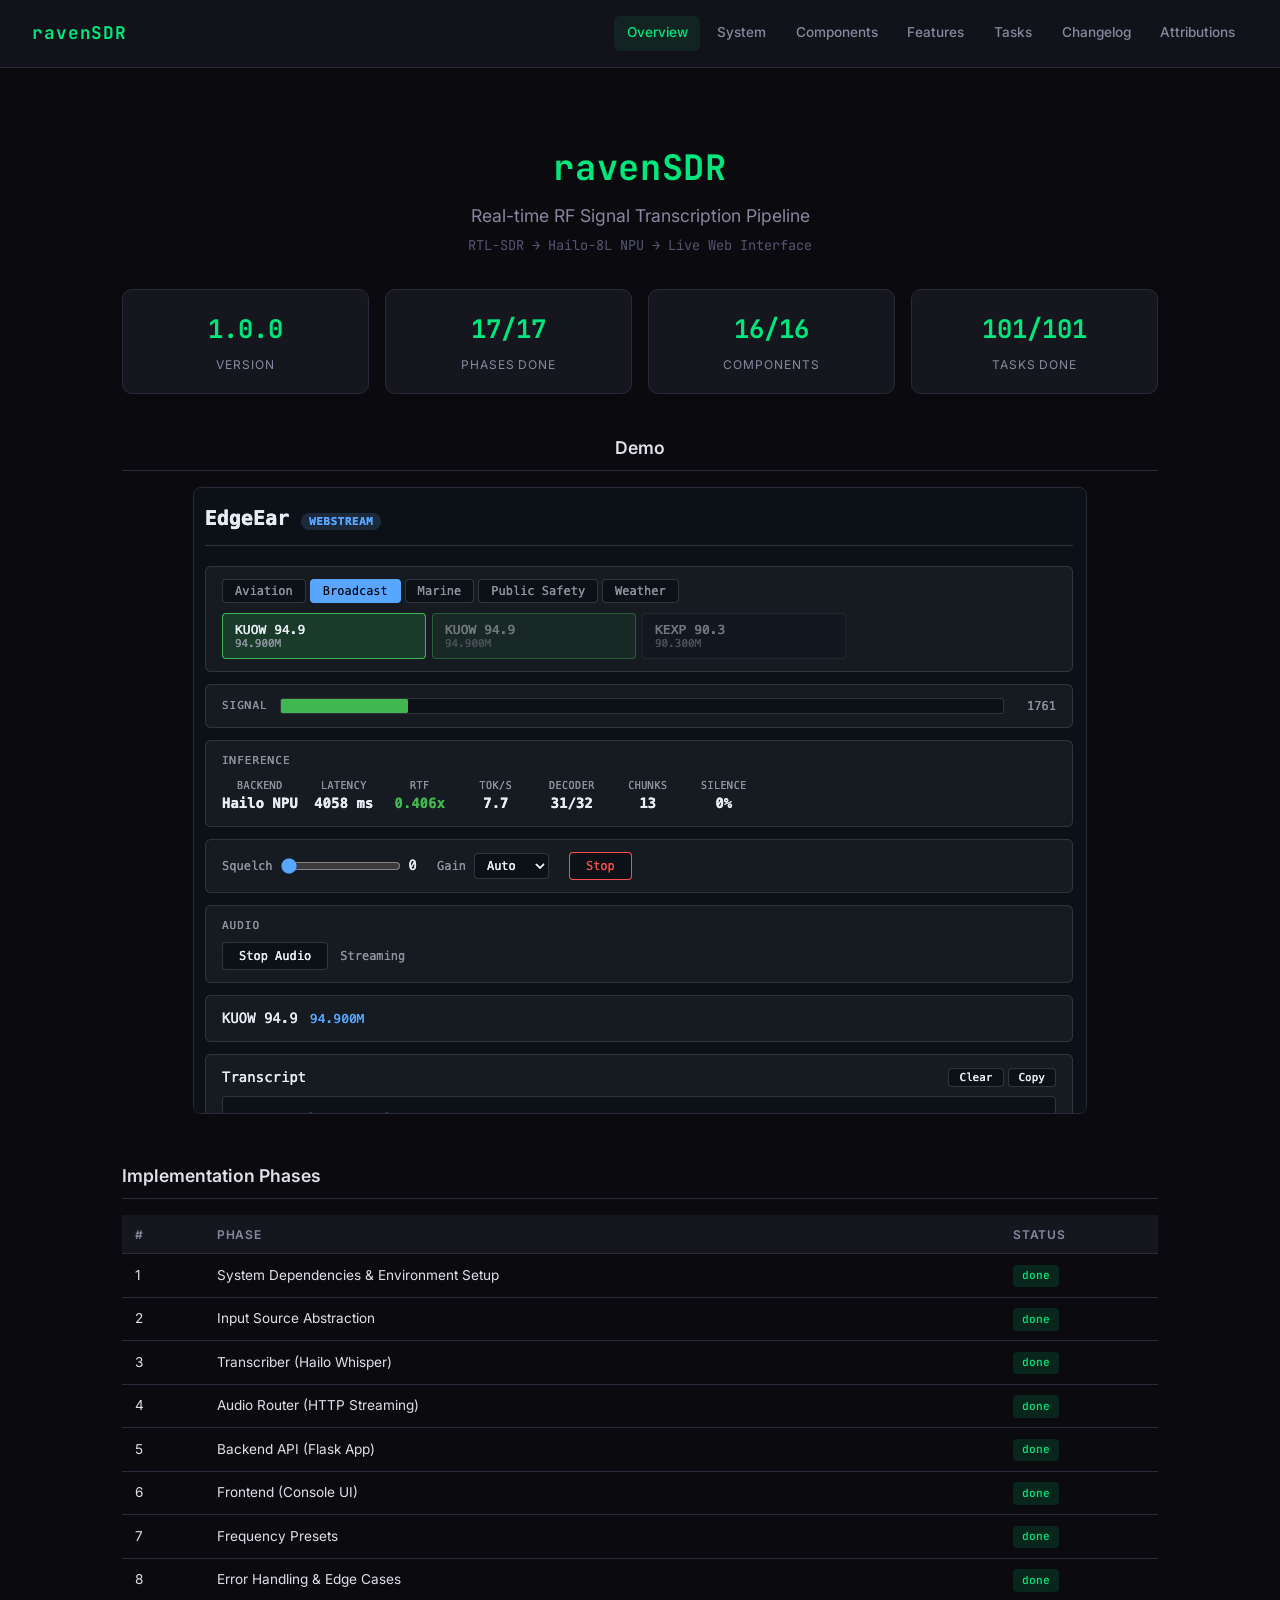
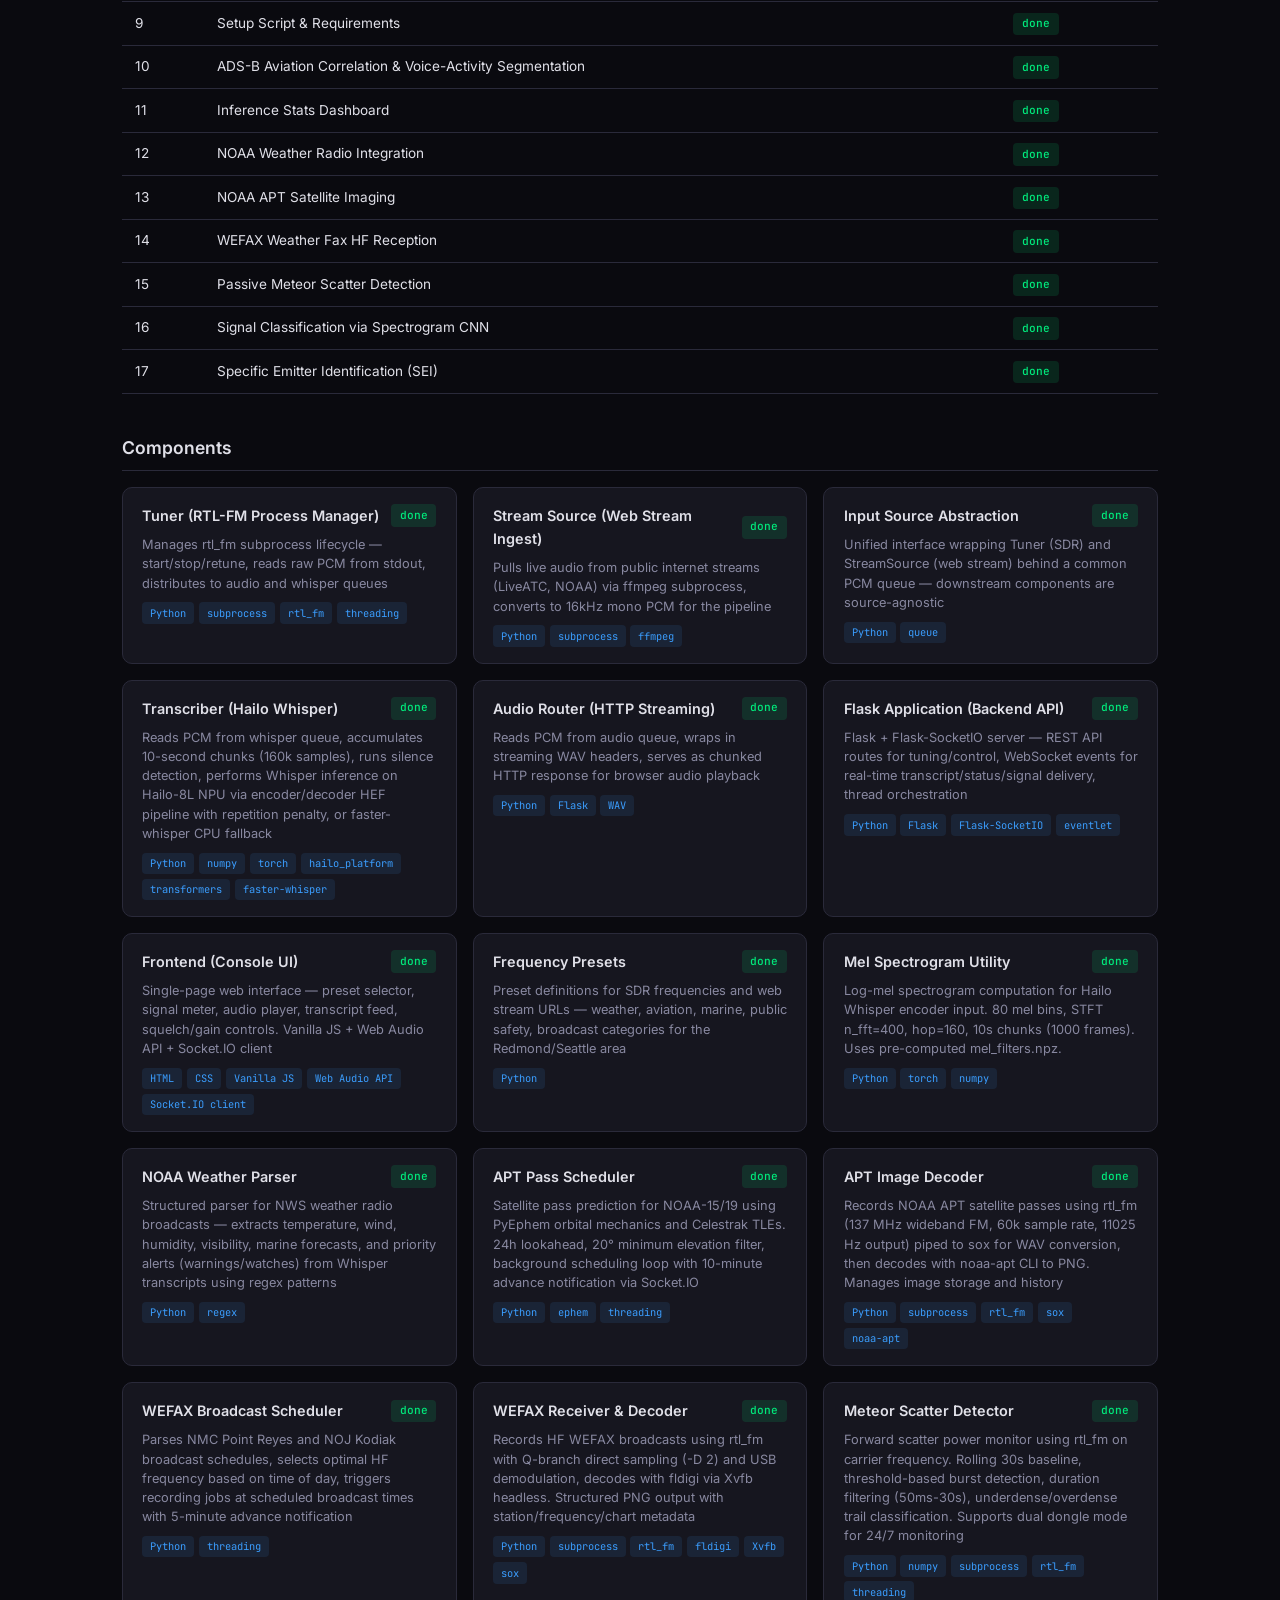
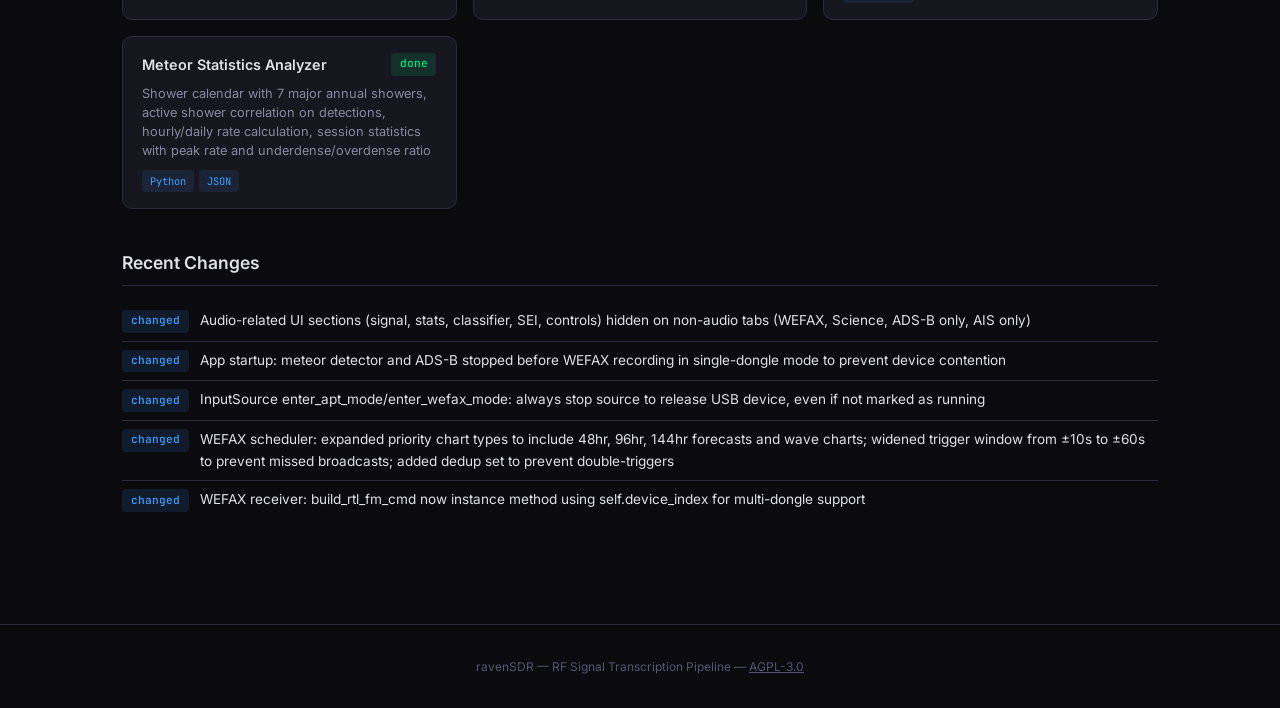
<file: dashboard/index.html>
<!DOCTYPE html>
<html lang="en">
<head>
    <meta charset="UTF-8">
    <meta name="viewport" content="width=device-width, initial-scale=1.0">
    <title>ravenSDR — Dashboard</title>
    <link rel="preconnect" href="https://fonts.googleapis.com">
    <link href="https://fonts.googleapis.com/css2?family=Inter:wght@400;500;600;700&family=JetBrains+Mono:wght@400;500&display=swap" rel="stylesheet">
    <link rel="stylesheet" href="style.css">
</head>
<body>
    <nav class="nav">
        <div class="nav-brand">ravenSDR</div>
        <div class="nav-links">
            <a href="index.html" class="active">Overview</a>
            <a href="system.html">System</a>
            <a href="components.html">Components</a>
            <a href="features.html">Features</a>
            <a href="tasks.html">Tasks</a>
            <a href="changelog.html">Changelog</a>
            <a href="attributions.html">Attributions</a>
        </div>
    </nav>

    <main class="container">
        <header class="hero">
            <h1>ravenSDR</h1>
            <p class="hero-sub">Real-time RF Signal Transcription Pipeline</p>
            <p class="hero-desc">RTL-SDR &rarr; Hailo-8L NPU &rarr; Live Web Interface</p>
        </header>

        <section class="stats" id="stats">
            <div class="stat-card">
                <div class="stat-value" id="stat-version">--</div>
                <div class="stat-label">Version</div>
            </div>
            <div class="stat-card">
                <div class="stat-value" id="stat-phases">--</div>
                <div class="stat-label">Phases Done</div>
            </div>
            <div class="stat-card">
                <div class="stat-value" id="stat-components">--</div>
                <div class="stat-label">Components</div>
            </div>
            <div class="stat-card">
                <div class="stat-value" id="stat-tasks">--</div>
                <div class="stat-label">Tasks Done</div>
            </div>
        </section>

        <section class="section" id="demo-section" style="text-align:center;">
            <h2>Demo</h2>
            <img src="../code/static/demo-screenshot.png" alt="ravenSDR demo — live RF transcription" style="max-width:100%; border-radius:8px; border:1px solid var(--border);">
        </section>

        <section class="section">
            <h2>Implementation Phases</h2>
            <div class="table-wrap">
                <table id="phases-table">
                    <thead><tr><th>#</th><th>Phase</th><th>Status</th></tr></thead>
                    <tbody></tbody>
                </table>
            </div>
        </section>

        <section class="section">
            <h2>Components</h2>
            <div class="card-grid" id="components-grid"></div>
        </section>

        <section class="section">
            <h2>Recent Changes</h2>
            <div class="changelog-preview" id="changelog-preview"></div>
        </section>
    </main>

    <footer class="footer">
        <p>ravenSDR &mdash; RF Signal Transcription Pipeline &mdash; <a href="attributions.html" style="color: var(--text-muted);">AGPL-3.0</a></p>
    </footer>

    <script>
        const STATE = '../.state';

        function badge(status) {
            const cls = status.replace(/\s+/g, '-').toLowerCase();
            return `<span class="badge badge-${cls}">${status}</span>`;
        }

        async function loadOverview() {
            try {
                const [sys, comp, tasks, changelog] = await Promise.all([
                    fetch(`${STATE}/system.json`).then(r => r.json()),
                    fetch(`${STATE}/components.json`).then(r => r.json()),
                    fetch(`${STATE}/tasks.json`).then(r => r.json()),
                    fetch(`${STATE}/changelog.json`).then(r => r.json())
                ]);

                // Stats
                document.getElementById('stat-version').textContent = sys.version;

                const phases = Object.values(sys.phases);
                const phasesDone = phases.filter(p => p.status === 'done').length;
                document.getElementById('stat-phases').textContent = `${phasesDone}/${phases.length}`;

                const compDone = comp.components.filter(c => c.status === 'done').length;
                document.getElementById('stat-components').textContent = `${compDone}/${comp.components.length}`;

                const tasksDone = tasks.tasks.filter(t => t.status === 'done').length;
                document.getElementById('stat-tasks').textContent = `${tasksDone}/${tasks.tasks.length}`;

                // Phases table
                const tbody = document.querySelector('#phases-table tbody');
                Object.entries(sys.phases).forEach(([num, phase]) => {
                    const tr = document.createElement('tr');
                    tr.innerHTML = `<td>${num}</td><td>${phase.name}</td><td>${badge(phase.status)}</td>`;
                    tbody.appendChild(tr);
                });

                // Components grid
                const grid = document.getElementById('components-grid');
                comp.components.forEach(c => {
                    const card = document.createElement('div');
                    card.className = 'card';
                    card.innerHTML = `
                        <div class="card-header">
                            <span class="card-title">${c.name}</span>
                            ${badge(c.status)}
                        </div>
                        <p class="card-desc">${c.description}</p>
                        <div class="card-tech">${c.technology.map(t => `<span class="tech-tag">${t}</span>`).join('')}</div>
                    `;
                    grid.appendChild(card);
                });

                // Changelog preview (last 5 changes)
                const preview = document.getElementById('changelog-preview');
                if (changelog.versions.length > 0) {
                    const latest = changelog.versions[0];
                    const recent = latest.changes.slice(-5).reverse();
                    recent.forEach(change => {
                        const div = document.createElement('div');
                        div.className = 'changelog-item';
                        div.innerHTML = `
                            <span class="badge badge-${change.type}">${change.type}</span>
                            <span>${change.description}</span>
                        `;
                        preview.appendChild(div);
                    });
                }

            } catch (e) {
                console.error('Failed to load state:', e);
            }
        }

        loadOverview();
    </script>
</body>
</html>
</file>
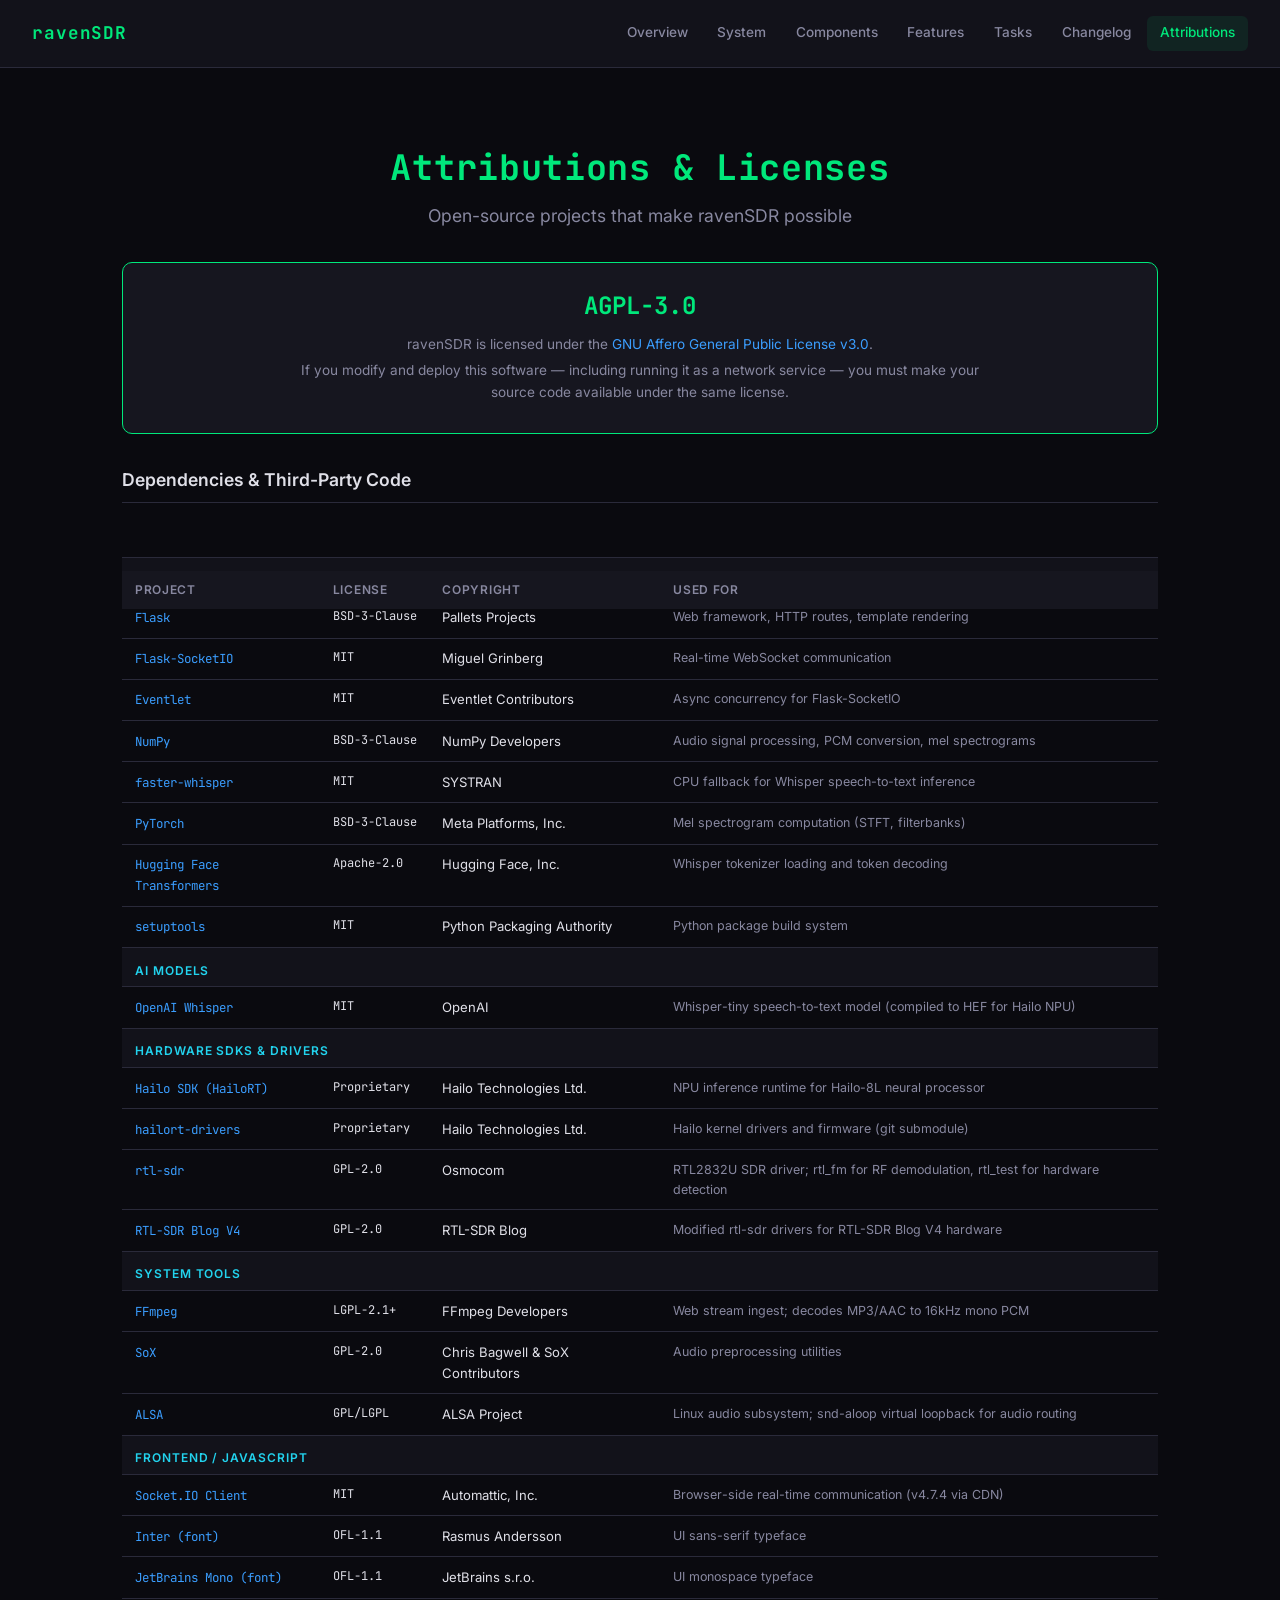
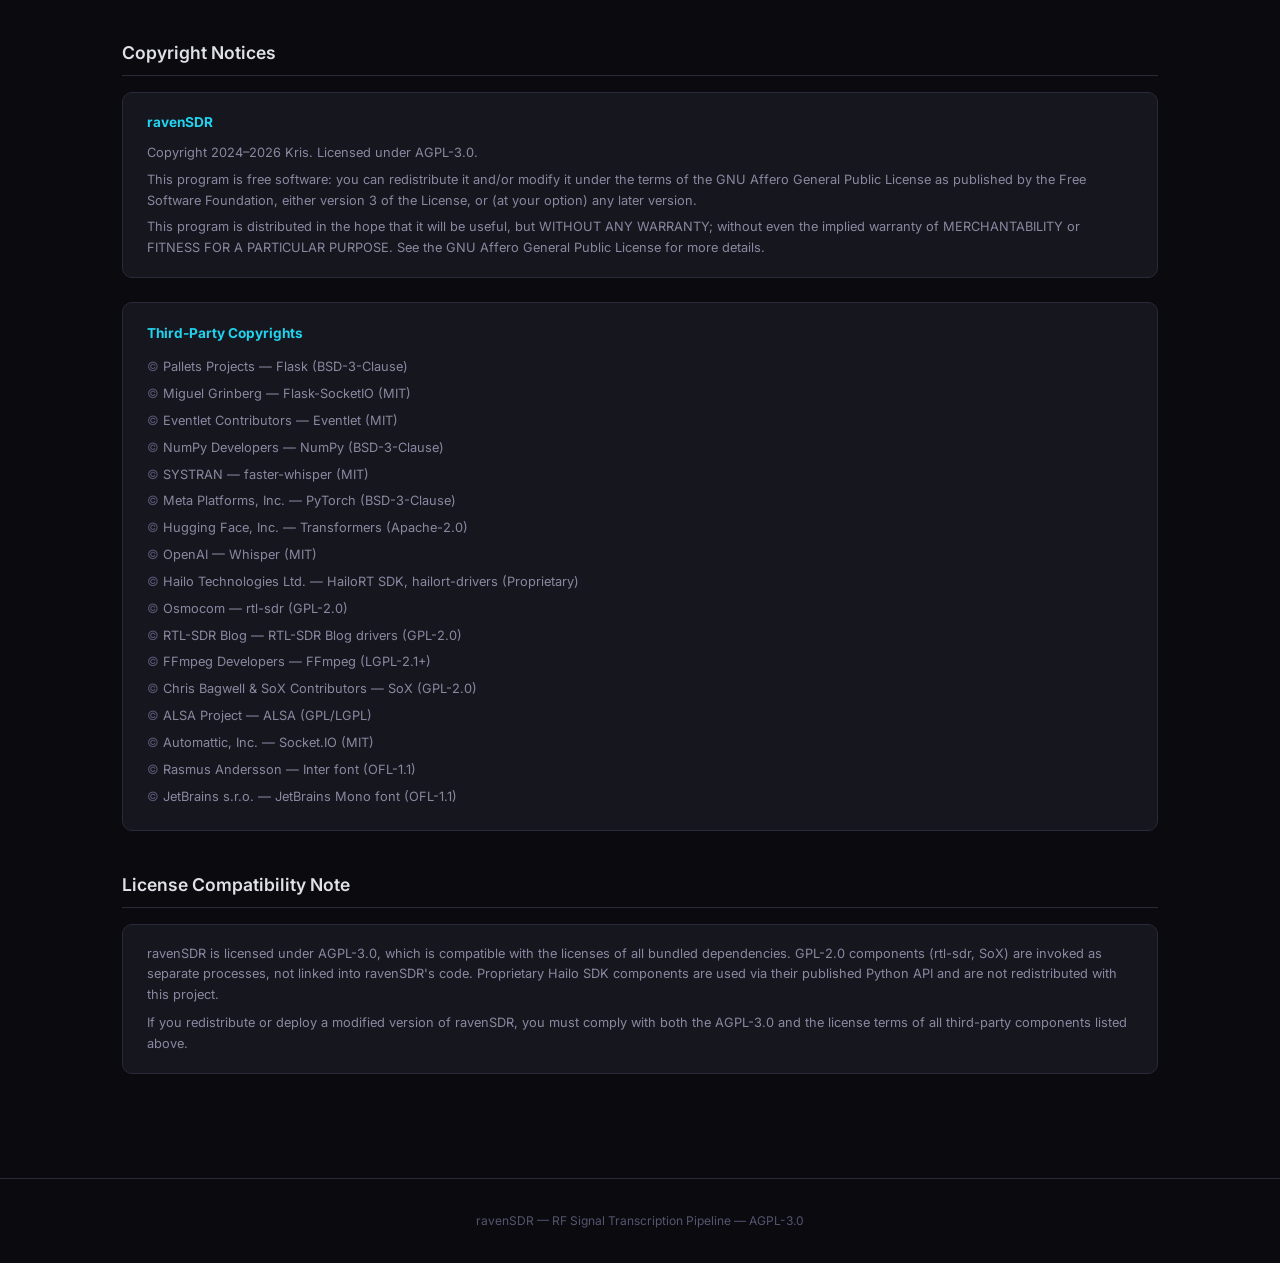
<file: dashboard/attributions.html>
<!DOCTYPE html>
<html lang="en">
<head>
    <meta charset="UTF-8">
    <meta name="viewport" content="width=device-width, initial-scale=1.0">
    <title>ravenSDR — Attributions &amp; Licenses</title>
    <link rel="preconnect" href="https://fonts.googleapis.com">
    <link href="https://fonts.googleapis.com/css2?family=Inter:wght@400;500;600;700&family=JetBrains+Mono:wght@400;500&display=swap" rel="stylesheet">
    <link rel="stylesheet" href="style.css">
    <style>
        .license-banner {
            background: var(--bg-card);
            border: 1px solid var(--accent-green);
            border-radius: 10px;
            padding: 1.5rem;
            margin-bottom: 2rem;
            text-align: center;
        }
        .license-banner h2 {
            border: none;
            padding: 0;
            margin-bottom: 0.5rem;
            color: var(--accent-green);
            font-family: var(--font-mono);
        }
        .license-banner p {
            font-size: 0.85rem;
            color: var(--text-secondary);
            max-width: 700px;
            margin: 0.3rem auto;
            line-height: 1.6;
        }
        .license-banner a {
            color: var(--accent-blue);
            text-decoration: none;
        }
        .license-banner a:hover {
            text-decoration: underline;
        }

        .dep-table {
            width: 100%;
            border-collapse: collapse;
            font-size: 0.82rem;
        }
        .dep-table th {
            position: sticky;
            top: 52px;
            z-index: 10;
        }
        .dep-table td {
            vertical-align: top;
        }
        .dep-table td a {
            color: var(--accent-blue);
            text-decoration: none;
            font-family: var(--font-mono);
            font-size: 0.78rem;
        }
        .dep-table td a:hover {
            text-decoration: underline;
        }
        .dep-table .license-cell {
            font-family: var(--font-mono);
            font-size: 0.75rem;
            white-space: nowrap;
        }
        .dep-table .usage-cell {
            color: var(--text-secondary);
            font-size: 0.78rem;
        }

        .category-row td {
            background: var(--bg-secondary);
            color: var(--accent-cyan);
            font-weight: 600;
            font-size: 0.75rem;
            text-transform: uppercase;
            letter-spacing: 0.08em;
            padding: 0.8rem 0.8rem 0.4rem;
            border-bottom: 1px solid var(--border);
        }

        .copyright-section {
            background: var(--bg-card);
            border: 1px solid var(--border);
            border-radius: 10px;
            padding: 1.2rem 1.5rem;
            margin-bottom: 1.5rem;
        }
        .copyright-section h3 {
            font-size: 0.85rem;
            color: var(--accent-cyan);
            margin-bottom: 0.6rem;
        }
        .copyright-section p, .copyright-section li {
            font-size: 0.8rem;
            color: var(--text-secondary);
            line-height: 1.6;
        }
        .copyright-section ul {
            list-style: none;
            padding: 0;
        }
        .copyright-section li {
            padding: 0.2rem 0;
        }
        .copyright-section li::before {
            content: "\00a9\00a0";
            color: var(--text-muted);
        }
    </style>
</head>
<body>
    <nav class="nav">
        <div class="nav-brand">ravenSDR</div>
        <div class="nav-links">
            <a href="index.html">Overview</a>
            <a href="system.html">System</a>
            <a href="components.html">Components</a>
            <a href="features.html">Features</a>
            <a href="tasks.html">Tasks</a>
            <a href="changelog.html">Changelog</a>
            <a href="attributions.html" class="active">Attributions</a>
        </div>
    </nav>

    <main class="container">
        <header class="hero">
            <h1>Attributions &amp; Licenses</h1>
            <p class="hero-sub">Open-source projects that make ravenSDR possible</p>
        </header>

        <div class="license-banner">
            <h2>AGPL-3.0</h2>
            <p>
                ravenSDR is licensed under the
                <a href="https://www.gnu.org/licenses/agpl-3.0.html" target="_blank" rel="noopener">
                    GNU Affero General Public License v3.0</a>.
            </p>
            <p>
                If you modify and deploy this software &mdash; including running it as a network service &mdash;
                you must make your source code available under the same license.
            </p>
        </div>

        <!-- Python Dependencies -->
        <section class="section">
            <h2>Dependencies &amp; Third-Party Code</h2>
            <div class="table-wrap">
                <table class="dep-table">
                    <thead>
                        <tr>
                            <th>Project</th>
                            <th>License</th>
                            <th>Copyright</th>
                            <th>Used For</th>
                        </tr>
                    </thead>
                    <tbody>
                        <!-- Python packages -->
                        <tr class="category-row"><td colspan="4">Python Packages</td></tr>
                        <tr>
                            <td><a href="https://github.com/pallets/flask" target="_blank" rel="noopener">Flask</a></td>
                            <td class="license-cell">BSD-3-Clause</td>
                            <td>Pallets Projects</td>
                            <td class="usage-cell">Web framework, HTTP routes, template rendering</td>
                        </tr>
                        <tr>
                            <td><a href="https://github.com/miguelgrinberg/flask-socketio" target="_blank" rel="noopener">Flask-SocketIO</a></td>
                            <td class="license-cell">MIT</td>
                            <td>Miguel Grinberg</td>
                            <td class="usage-cell">Real-time WebSocket communication</td>
                        </tr>
                        <tr>
                            <td><a href="https://github.com/eventlet/eventlet" target="_blank" rel="noopener">Eventlet</a></td>
                            <td class="license-cell">MIT</td>
                            <td>Eventlet Contributors</td>
                            <td class="usage-cell">Async concurrency for Flask-SocketIO</td>
                        </tr>
                        <tr>
                            <td><a href="https://github.com/numpy/numpy" target="_blank" rel="noopener">NumPy</a></td>
                            <td class="license-cell">BSD-3-Clause</td>
                            <td>NumPy Developers</td>
                            <td class="usage-cell">Audio signal processing, PCM conversion, mel spectrograms</td>
                        </tr>
                        <tr>
                            <td><a href="https://github.com/SYSTRAN/faster-whisper" target="_blank" rel="noopener">faster-whisper</a></td>
                            <td class="license-cell">MIT</td>
                            <td>SYSTRAN</td>
                            <td class="usage-cell">CPU fallback for Whisper speech-to-text inference</td>
                        </tr>
                        <tr>
                            <td><a href="https://github.com/pytorch/pytorch" target="_blank" rel="noopener">PyTorch</a></td>
                            <td class="license-cell">BSD-3-Clause</td>
                            <td>Meta Platforms, Inc.</td>
                            <td class="usage-cell">Mel spectrogram computation (STFT, filterbanks)</td>
                        </tr>
                        <tr>
                            <td><a href="https://github.com/huggingface/transformers" target="_blank" rel="noopener">Hugging Face Transformers</a></td>
                            <td class="license-cell">Apache-2.0</td>
                            <td>Hugging Face, Inc.</td>
                            <td class="usage-cell">Whisper tokenizer loading and token decoding</td>
                        </tr>
                        <tr>
                            <td><a href="https://github.com/pypa/setuptools" target="_blank" rel="noopener">setuptools</a></td>
                            <td class="license-cell">MIT</td>
                            <td>Python Packaging Authority</td>
                            <td class="usage-cell">Python package build system</td>
                        </tr>

                        <!-- AI Models -->
                        <tr class="category-row"><td colspan="4">AI Models</td></tr>
                        <tr>
                            <td><a href="https://github.com/openai/whisper" target="_blank" rel="noopener">OpenAI Whisper</a></td>
                            <td class="license-cell">MIT</td>
                            <td>OpenAI</td>
                            <td class="usage-cell">Whisper-tiny speech-to-text model (compiled to HEF for Hailo NPU)</td>
                        </tr>

                        <!-- Hardware SDKs -->
                        <tr class="category-row"><td colspan="4">Hardware SDKs &amp; Drivers</td></tr>
                        <tr>
                            <td><a href="https://www.hailo.ai/" target="_blank" rel="noopener">Hailo SDK (HailoRT)</a></td>
                            <td class="license-cell">Proprietary</td>
                            <td>Hailo Technologies Ltd.</td>
                            <td class="usage-cell">NPU inference runtime for Hailo-8L neural processor</td>
                        </tr>
                        <tr>
                            <td><a href="https://github.com/hailo-ai/hailort-drivers" target="_blank" rel="noopener">hailort-drivers</a></td>
                            <td class="license-cell">Proprietary</td>
                            <td>Hailo Technologies Ltd.</td>
                            <td class="usage-cell">Hailo kernel drivers and firmware (git submodule)</td>
                        </tr>
                        <tr>
                            <td><a href="https://github.com/osmocom/rtl-sdr" target="_blank" rel="noopener">rtl-sdr</a></td>
                            <td class="license-cell">GPL-2.0</td>
                            <td>Osmocom</td>
                            <td class="usage-cell">RTL2832U SDR driver; rtl_fm for RF demodulation, rtl_test for hardware detection</td>
                        </tr>
                        <tr>
                            <td><a href="https://github.com/rtlsdrblog/rtl-sdr-blog" target="_blank" rel="noopener">RTL-SDR Blog V4</a></td>
                            <td class="license-cell">GPL-2.0</td>
                            <td>RTL-SDR Blog</td>
                            <td class="usage-cell">Modified rtl-sdr drivers for RTL-SDR Blog V4 hardware</td>
                        </tr>

                        <!-- System Tools -->
                        <tr class="category-row"><td colspan="4">System Tools</td></tr>
                        <tr>
                            <td><a href="https://github.com/FFmpeg/FFmpeg" target="_blank" rel="noopener">FFmpeg</a></td>
                            <td class="license-cell">LGPL-2.1+</td>
                            <td>FFmpeg Developers</td>
                            <td class="usage-cell">Web stream ingest; decodes MP3/AAC to 16kHz mono PCM</td>
                        </tr>
                        <tr>
                            <td><a href="https://github.com/chirlu/sox" target="_blank" rel="noopener">SoX</a></td>
                            <td class="license-cell">GPL-2.0</td>
                            <td>Chris Bagwell &amp; SoX Contributors</td>
                            <td class="usage-cell">Audio preprocessing utilities</td>
                        </tr>
                        <tr>
                            <td><a href="https://www.alsa-project.org/" target="_blank" rel="noopener">ALSA</a></td>
                            <td class="license-cell">GPL/LGPL</td>
                            <td>ALSA Project</td>
                            <td class="usage-cell">Linux audio subsystem; snd-aloop virtual loopback for audio routing</td>
                        </tr>

                        <!-- Frontend -->
                        <tr class="category-row"><td colspan="4">Frontend / JavaScript</td></tr>
                        <tr>
                            <td><a href="https://github.com/socketio/socket.io-client" target="_blank" rel="noopener">Socket.IO Client</a></td>
                            <td class="license-cell">MIT</td>
                            <td>Automattic, Inc.</td>
                            <td class="usage-cell">Browser-side real-time communication (v4.7.4 via CDN)</td>
                        </tr>
                        <tr>
                            <td><a href="https://fonts.google.com/specimen/Inter" target="_blank" rel="noopener">Inter (font)</a></td>
                            <td class="license-cell">OFL-1.1</td>
                            <td>Rasmus Andersson</td>
                            <td class="usage-cell">UI sans-serif typeface</td>
                        </tr>
                        <tr>
                            <td><a href="https://fonts.google.com/specimen/JetBrains+Mono" target="_blank" rel="noopener">JetBrains Mono (font)</a></td>
                            <td class="license-cell">OFL-1.1</td>
                            <td>JetBrains s.r.o.</td>
                            <td class="usage-cell">UI monospace typeface</td>
                        </tr>
                    </tbody>
                </table>
            </div>
        </section>

        <!-- Copyright Notices -->
        <section class="section">
            <h2>Copyright Notices</h2>

            <div class="copyright-section">
                <h3>ravenSDR</h3>
                <p>Copyright 2024&ndash;2026 Kris. Licensed under AGPL-3.0.</p>
                <p style="margin-top: 0.4rem;">
                    This program is free software: you can redistribute it and/or modify it under the terms
                    of the GNU Affero General Public License as published by the Free Software Foundation,
                    either version 3 of the License, or (at your option) any later version.
                </p>
                <p style="margin-top: 0.4rem;">
                    This program is distributed in the hope that it will be useful, but WITHOUT ANY WARRANTY;
                    without even the implied warranty of MERCHANTABILITY or FITNESS FOR A PARTICULAR PURPOSE.
                    See the GNU Affero General Public License for more details.
                </p>
            </div>

            <div class="copyright-section">
                <h3>Third-Party Copyrights</h3>
                <ul>
                    <li>Pallets Projects &mdash; Flask (BSD-3-Clause)</li>
                    <li>Miguel Grinberg &mdash; Flask-SocketIO (MIT)</li>
                    <li>Eventlet Contributors &mdash; Eventlet (MIT)</li>
                    <li>NumPy Developers &mdash; NumPy (BSD-3-Clause)</li>
                    <li>SYSTRAN &mdash; faster-whisper (MIT)</li>
                    <li>Meta Platforms, Inc. &mdash; PyTorch (BSD-3-Clause)</li>
                    <li>Hugging Face, Inc. &mdash; Transformers (Apache-2.0)</li>
                    <li>OpenAI &mdash; Whisper (MIT)</li>
                    <li>Hailo Technologies Ltd. &mdash; HailoRT SDK, hailort-drivers (Proprietary)</li>
                    <li>Osmocom &mdash; rtl-sdr (GPL-2.0)</li>
                    <li>RTL-SDR Blog &mdash; RTL-SDR Blog drivers (GPL-2.0)</li>
                    <li>FFmpeg Developers &mdash; FFmpeg (LGPL-2.1+)</li>
                    <li>Chris Bagwell &amp; SoX Contributors &mdash; SoX (GPL-2.0)</li>
                    <li>ALSA Project &mdash; ALSA (GPL/LGPL)</li>
                    <li>Automattic, Inc. &mdash; Socket.IO (MIT)</li>
                    <li>Rasmus Andersson &mdash; Inter font (OFL-1.1)</li>
                    <li>JetBrains s.r.o. &mdash; JetBrains Mono font (OFL-1.1)</li>
                </ul>
            </div>
        </section>

        <section class="section">
            <h2>License Compatibility Note</h2>
            <div class="copyright-section">
                <p>
                    ravenSDR is licensed under AGPL-3.0, which is compatible with the licenses of all
                    bundled dependencies. GPL-2.0 components (rtl-sdr, SoX) are invoked as separate
                    processes, not linked into ravenSDR's code. Proprietary Hailo SDK components are
                    used via their published Python API and are not redistributed with this project.
                </p>
                <p style="margin-top: 0.5rem;">
                    If you redistribute or deploy a modified version of ravenSDR, you must comply with
                    both the AGPL-3.0 and the license terms of all third-party components listed above.
                </p>
            </div>
        </section>
    </main>

    <footer class="footer">
        <p>ravenSDR &mdash; RF Signal Transcription Pipeline &mdash; AGPL-3.0</p>
    </footer>
</body>
</html>
</file>
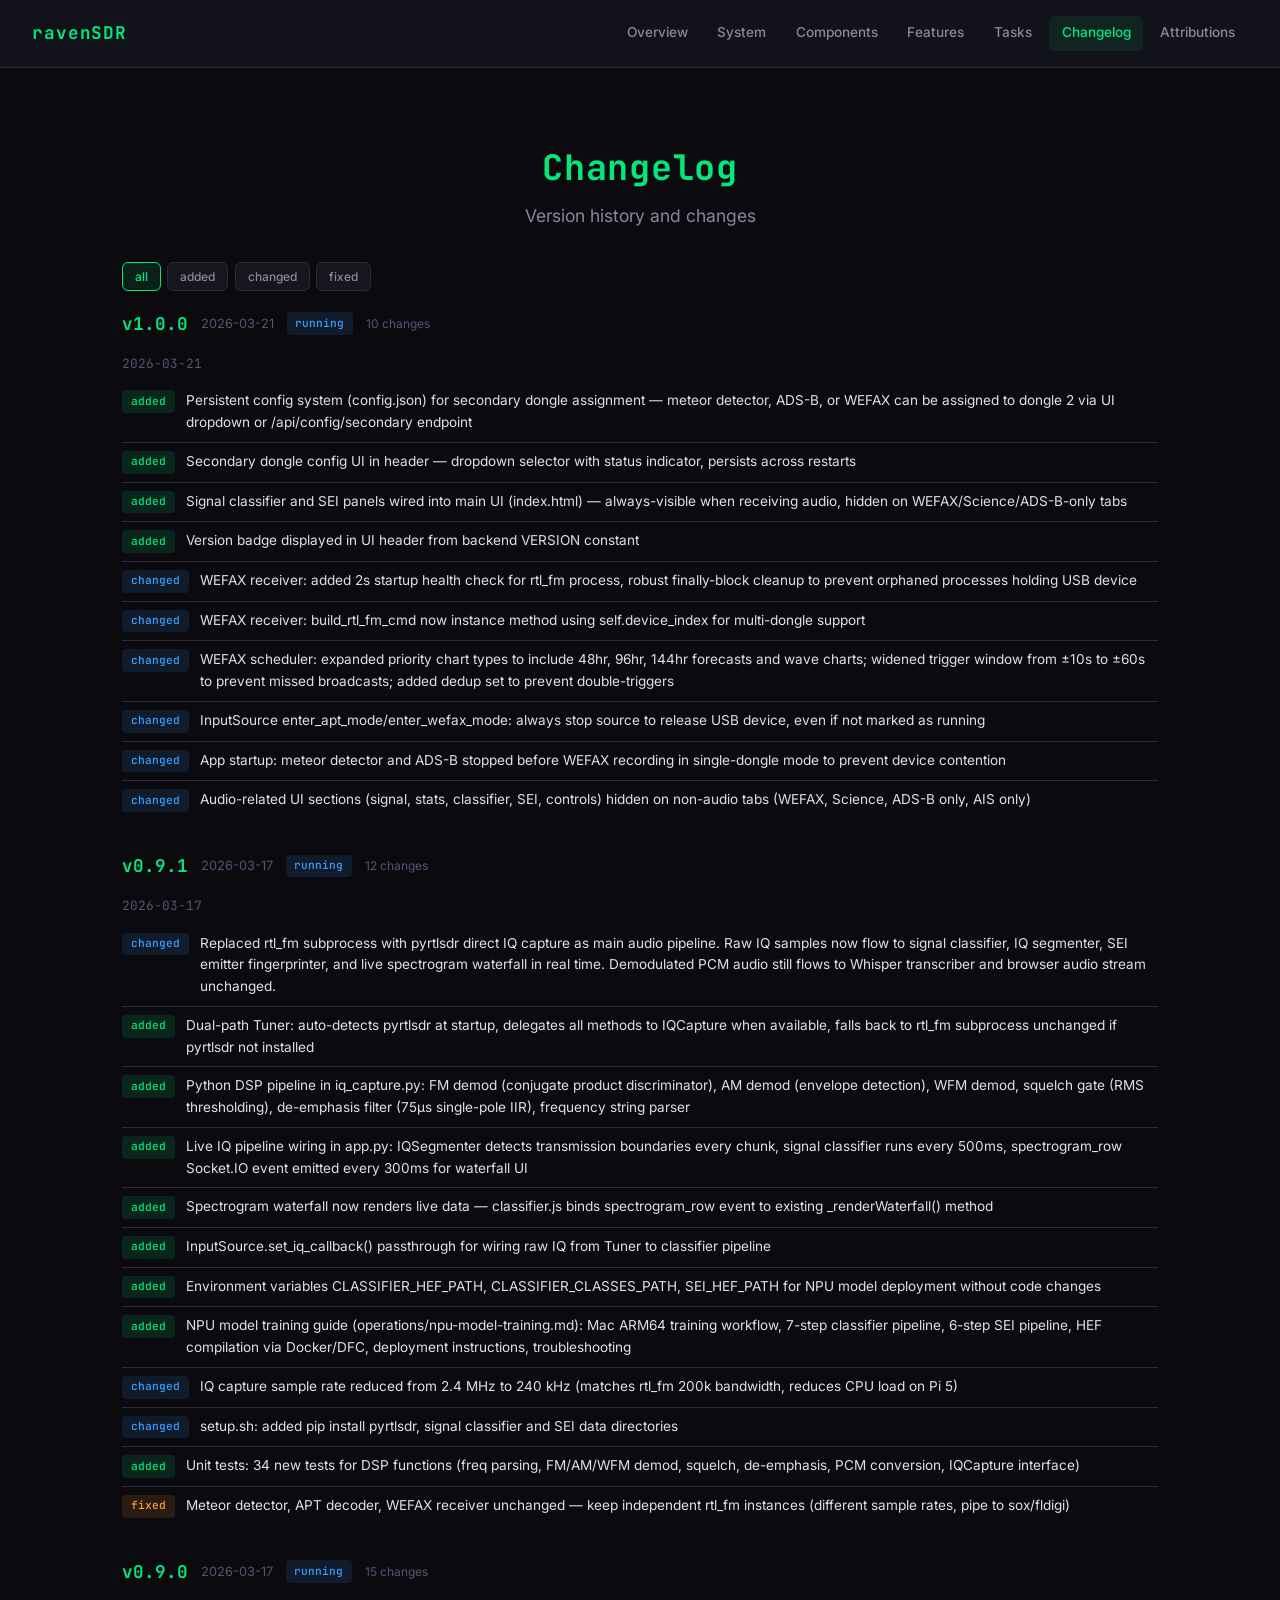
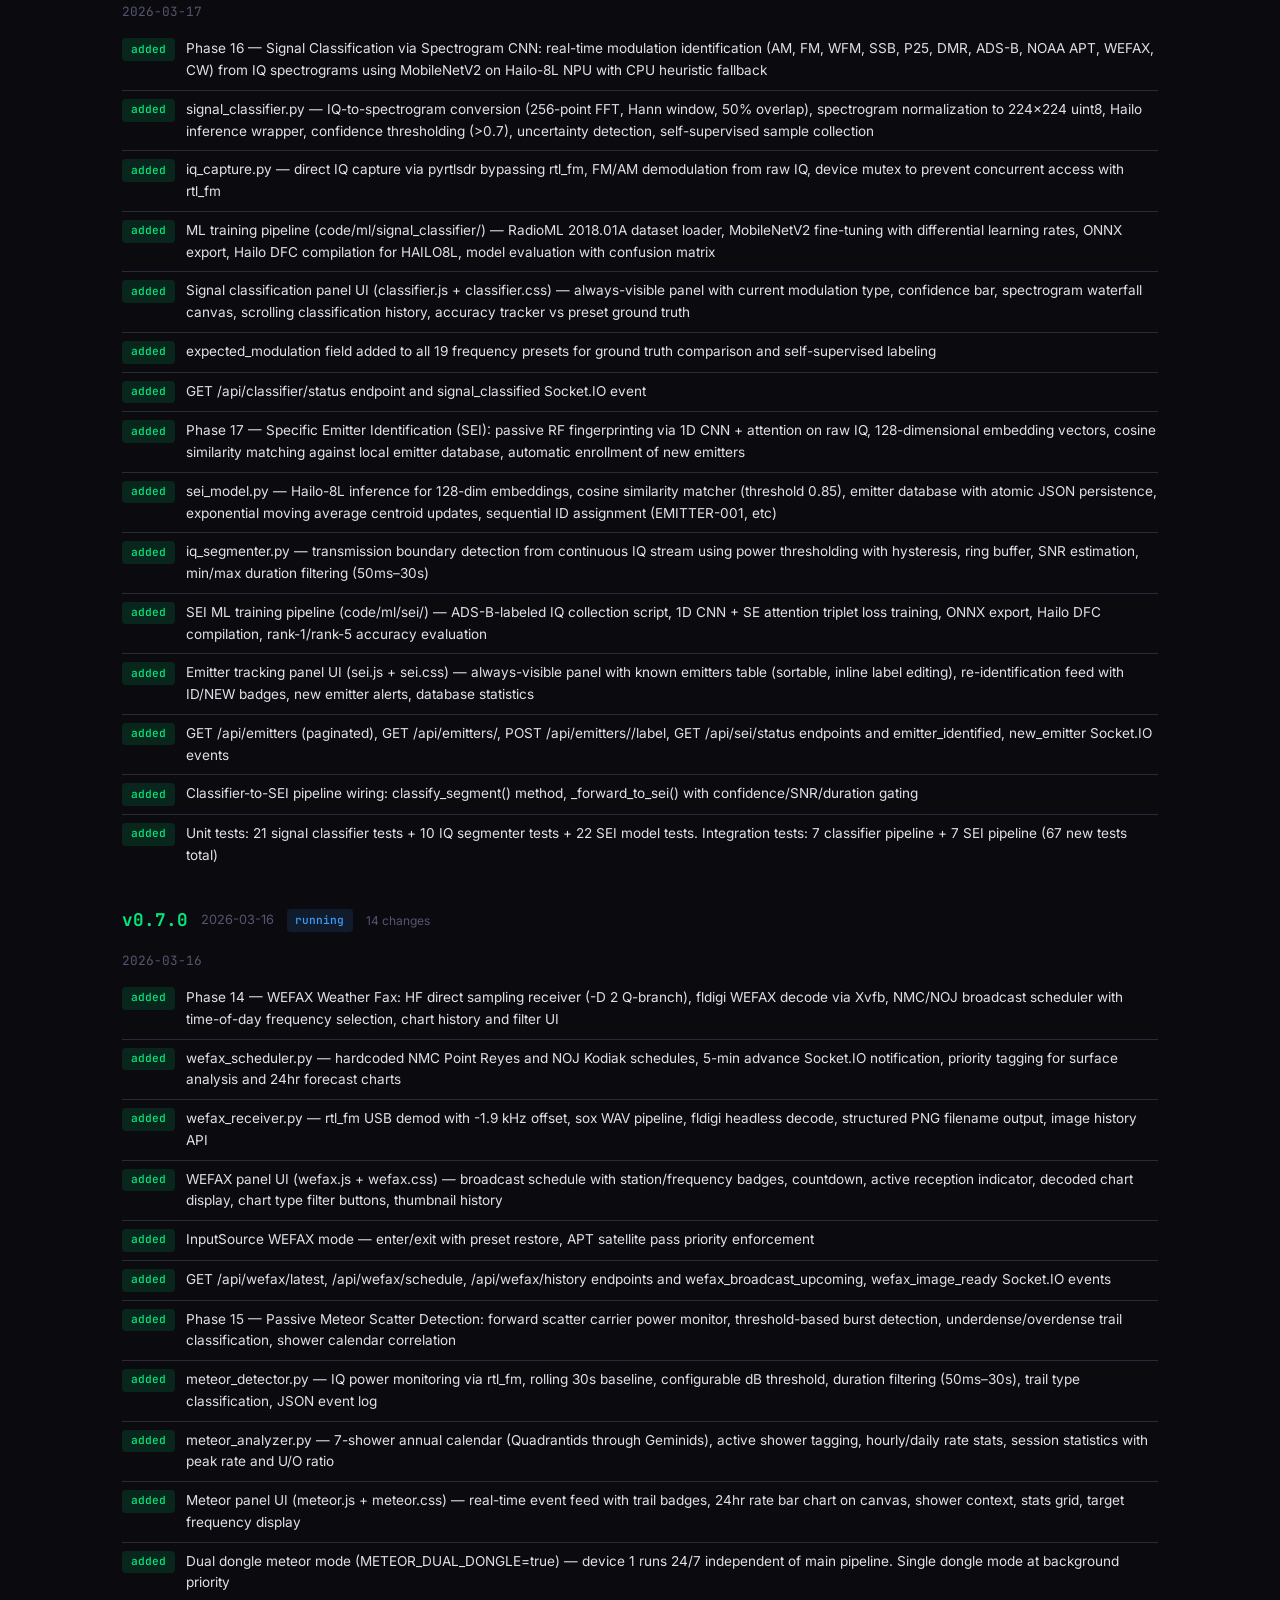
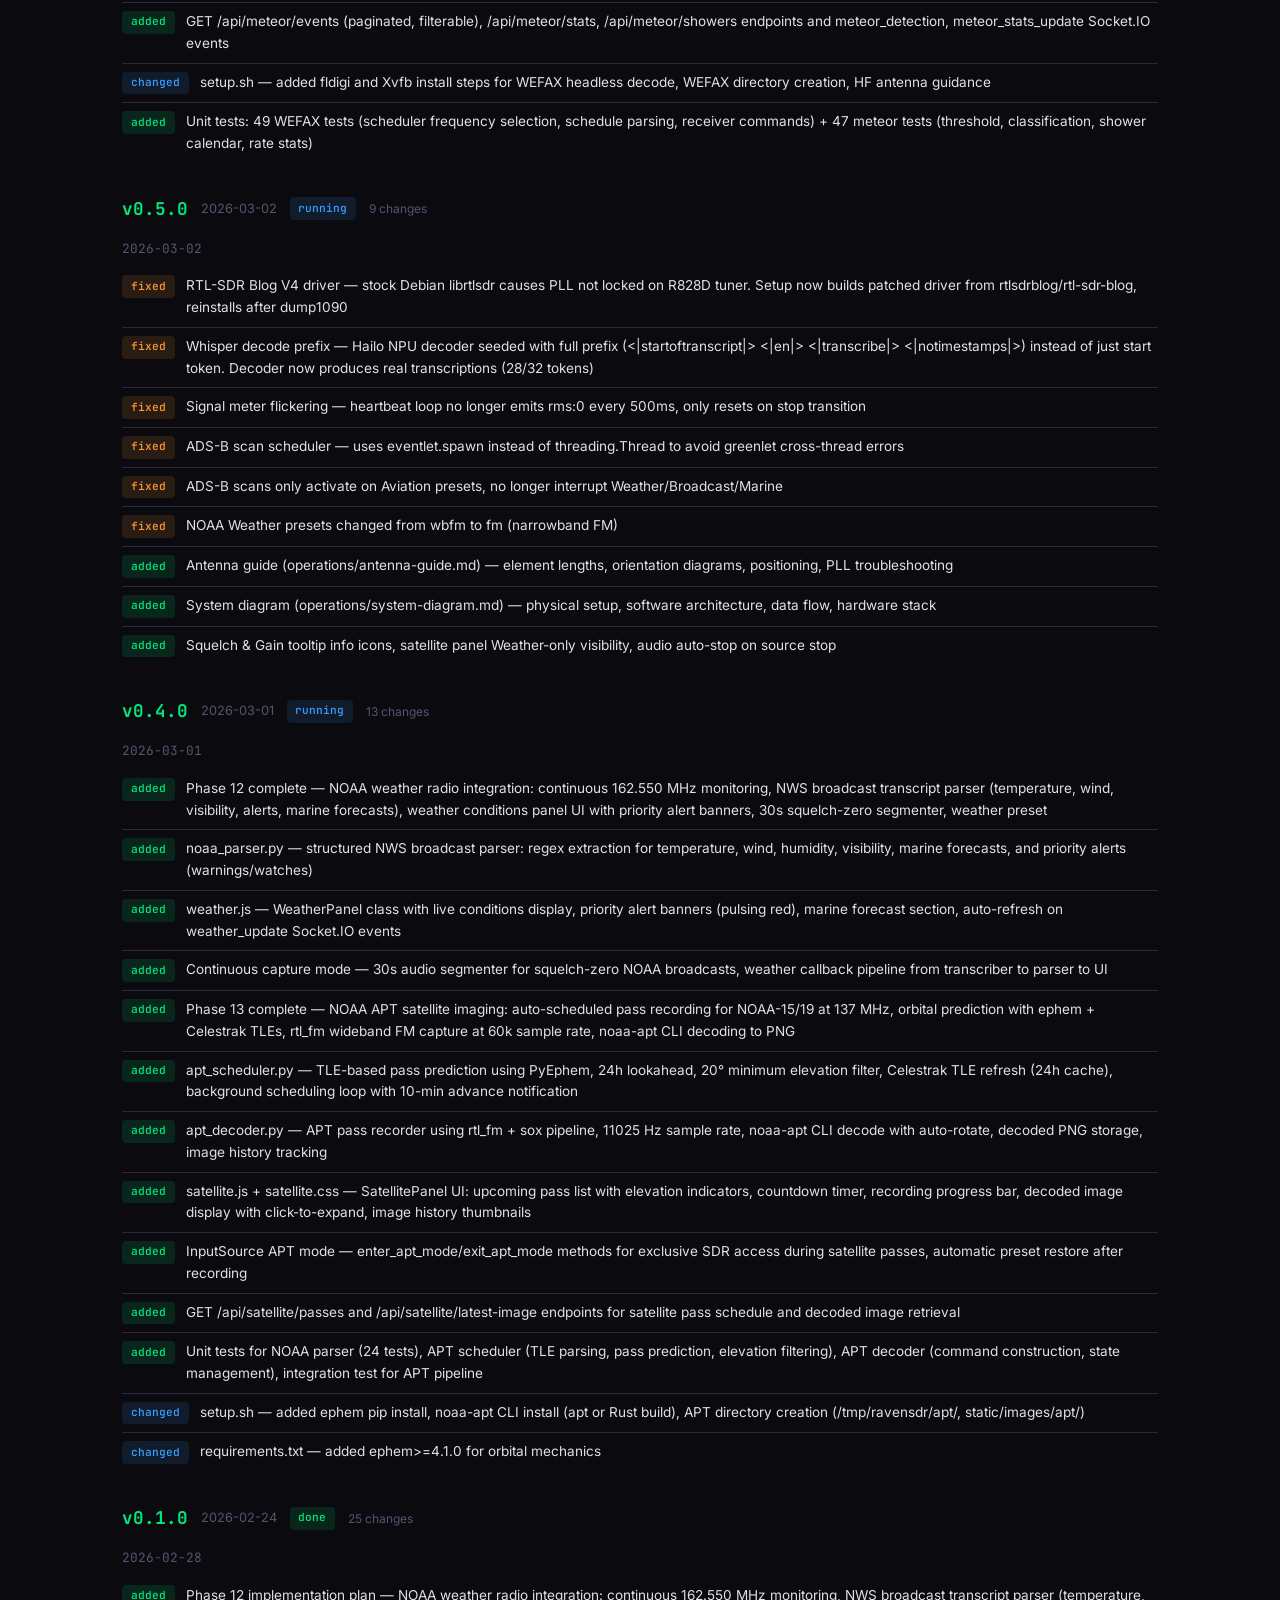
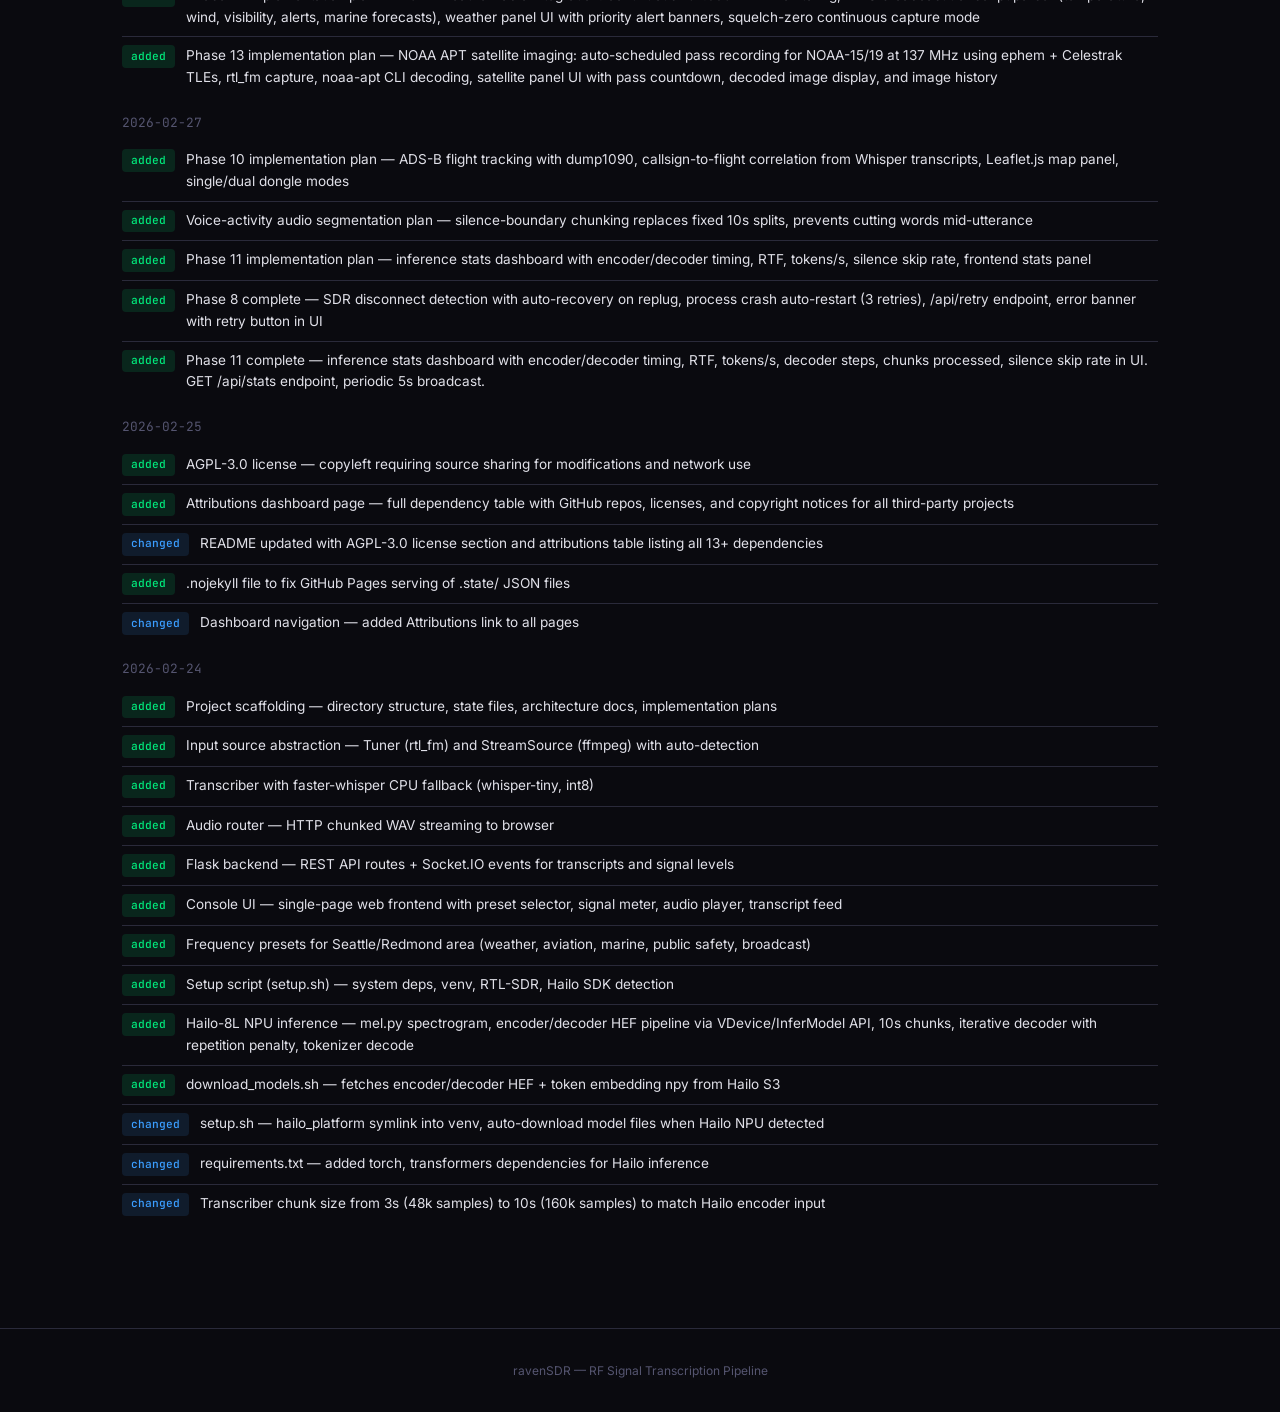
<file: dashboard/changelog.html>
<!DOCTYPE html>
<html lang="en">
<head>
    <meta charset="UTF-8">
    <meta name="viewport" content="width=device-width, initial-scale=1.0">
    <title>ravenSDR — Changelog</title>
    <link rel="preconnect" href="https://fonts.googleapis.com">
    <link href="https://fonts.googleapis.com/css2?family=Inter:wght@400;500;600;700&family=JetBrains+Mono:wght@400;500&display=swap" rel="stylesheet">
    <link rel="stylesheet" href="style.css">
</head>
<body>
    <nav class="nav">
        <div class="nav-brand">ravenSDR</div>
        <div class="nav-links">
            <a href="index.html">Overview</a>
            <a href="system.html">System</a>
            <a href="components.html">Components</a>
            <a href="features.html">Features</a>
            <a href="tasks.html">Tasks</a>
            <a href="changelog.html" class="active">Changelog</a>
            <a href="attributions.html">Attributions</a>
        </div>
    </nav>

    <main class="container">
        <header class="hero">
            <h1>Changelog</h1>
            <p class="hero-sub">Version history and changes</p>
        </header>

        <section class="section">
            <div class="filters" id="type-filters"></div>
            <div id="changelog-content"></div>
        </section>
    </main>

    <footer class="footer">
        <p>ravenSDR &mdash; RF Signal Transcription Pipeline</p>
    </footer>

    <script>
        function badge(type) {
            return `<span class="badge badge-${type}">${type}</span>`;
        }

        let allVersions = [];
        let typeFilter = 'all';

        function render() {
            const container = document.getElementById('changelog-content');
            container.innerHTML = '';

            allVersions.forEach(ver => {
                const changes = typeFilter === 'all'
                    ? ver.changes
                    : ver.changes.filter(c => c.type === typeFilter);

                if (changes.length === 0) return;

                const section = document.createElement('div');
                section.style.marginBottom = '2rem';

                const header = document.createElement('div');
                header.style.cssText = 'display:flex;align-items:center;gap:0.8rem;margin-bottom:1rem';
                header.innerHTML = `
                    <span style="font-family:var(--font-mono);font-size:1.1rem;font-weight:700;color:var(--accent-green)">v${ver.version}</span>
                    <span style="font-size:0.8rem;color:var(--text-muted)">${ver.date}</span>
                    ${ver.status ? `<span class="badge badge-${ver.status === 'running' ? 'in-progress' : ver.status}">${ver.status}</span>` : ''}
                    <span style="font-size:0.75rem;color:var(--text-muted)">${changes.length} change${changes.length !== 1 ? 's' : ''}</span>
                `;
                section.appendChild(header);

                // Group by date
                const byDate = {};
                changes.forEach(c => {
                    const d = c.date || ver.date;
                    if (!byDate[d]) byDate[d] = [];
                    byDate[d].push(c);
                });

                Object.entries(byDate).sort(([a], [b]) => b.localeCompare(a)).forEach(([date, items]) => {
                    const dateBlock = document.createElement('div');
                    dateBlock.style.marginBottom = '1rem';

                    const dateHeader = document.createElement('div');
                    dateHeader.style.cssText = 'font-size:0.8rem;color:var(--text-muted);margin-bottom:0.5rem;font-family:var(--font-mono)';
                    dateHeader.textContent = date;
                    dateBlock.appendChild(dateHeader);

                    items.forEach(change => {
                        const item = document.createElement('div');
                        item.className = 'changelog-item';
                        item.innerHTML = `${badge(change.type)}<span>${change.description}</span>`;
                        dateBlock.appendChild(item);
                    });

                    section.appendChild(dateBlock);
                });

                container.appendChild(section);
            });
        }

        async function load() {
            try {
                const data = await fetch('../.state/changelog.json').then(r => r.json());
                allVersions = data.versions;

                // Collect all change types
                const types = new Set();
                allVersions.forEach(v => v.changes.forEach(c => types.add(c.type)));
                const allTypes = ['all', ...types];

                const filters = document.getElementById('type-filters');
                allTypes.forEach(t => {
                    const btn = document.createElement('button');
                    btn.className = `filter-btn${t === 'all' ? ' active' : ''}`;
                    btn.textContent = t;
                    btn.addEventListener('click', () => {
                        typeFilter = t;
                        document.querySelectorAll('.filter-btn').forEach(b => b.classList.remove('active'));
                        btn.classList.add('active');
                        render();
                    });
                    filters.appendChild(btn);
                });

                render();
            } catch (e) {
                console.error('Failed to load changelog:', e);
            }
        }
        load();
    </script>
</body>
</html>
</file>
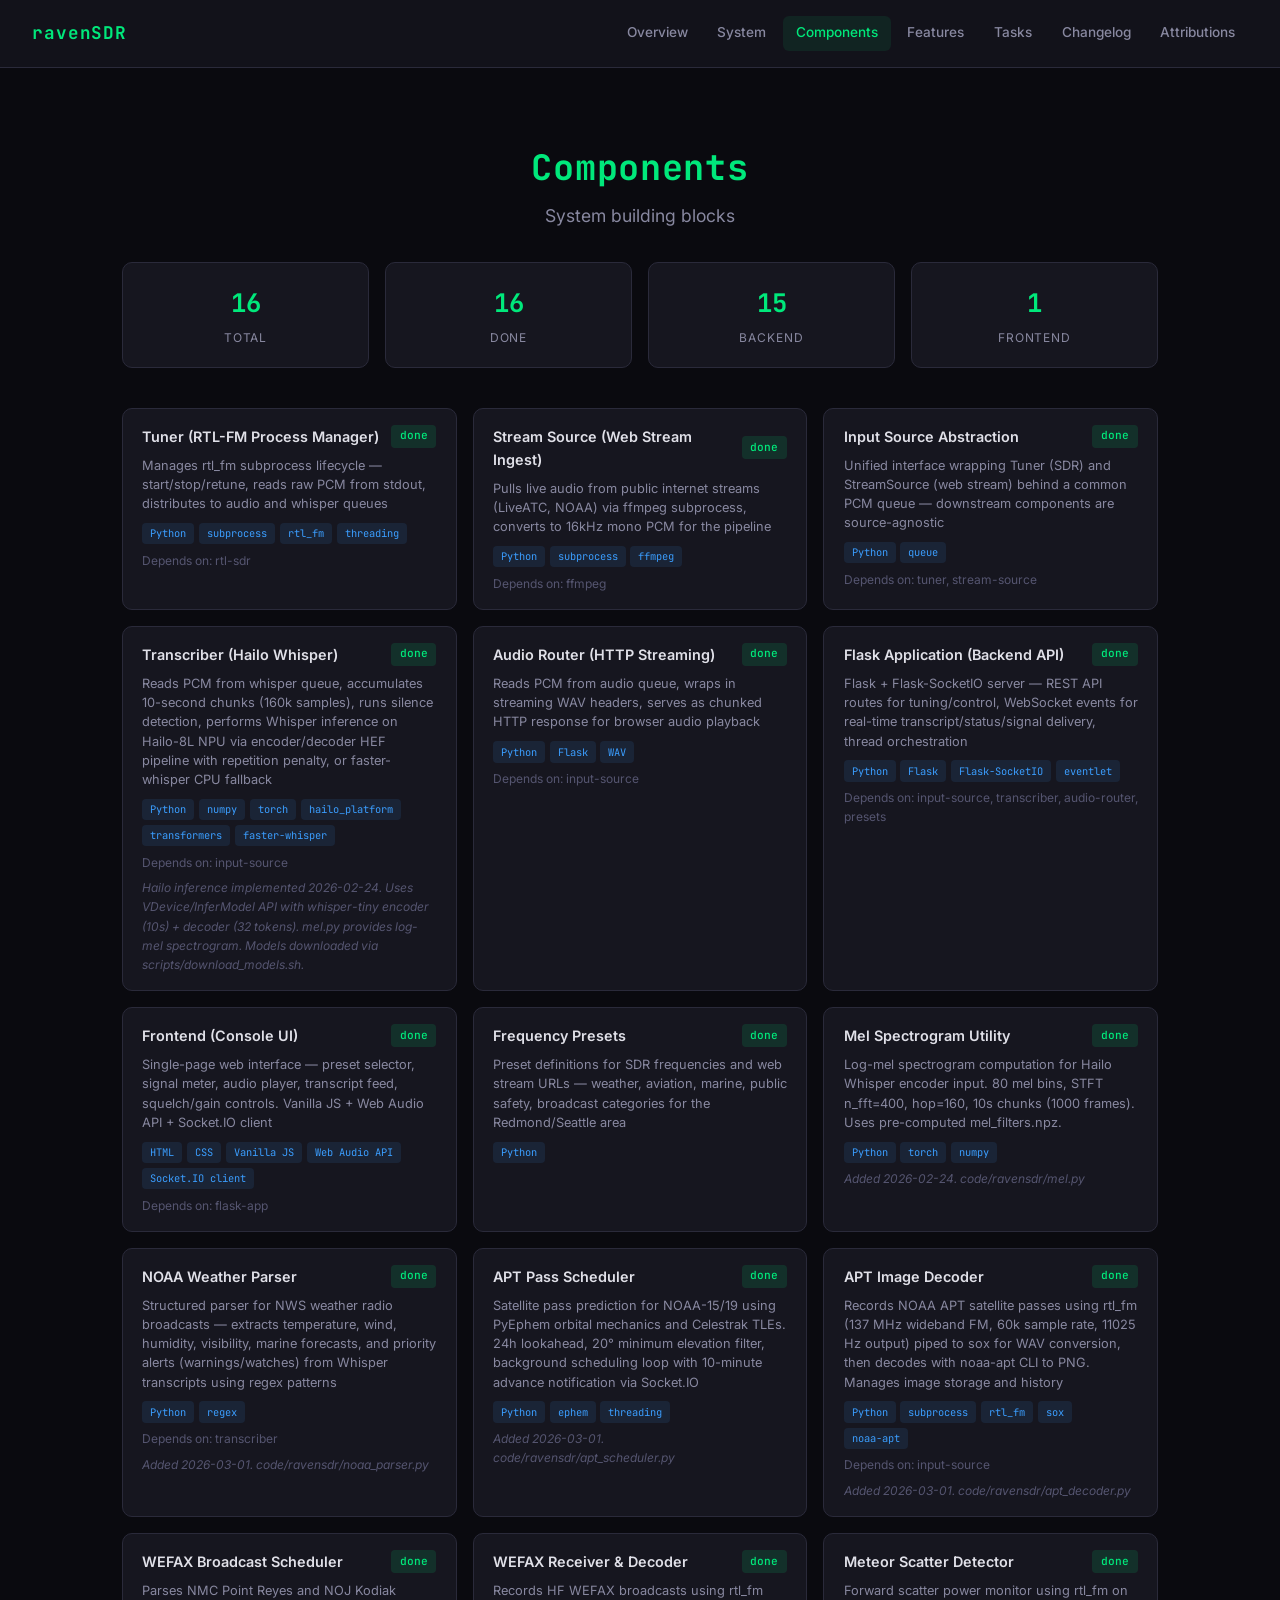
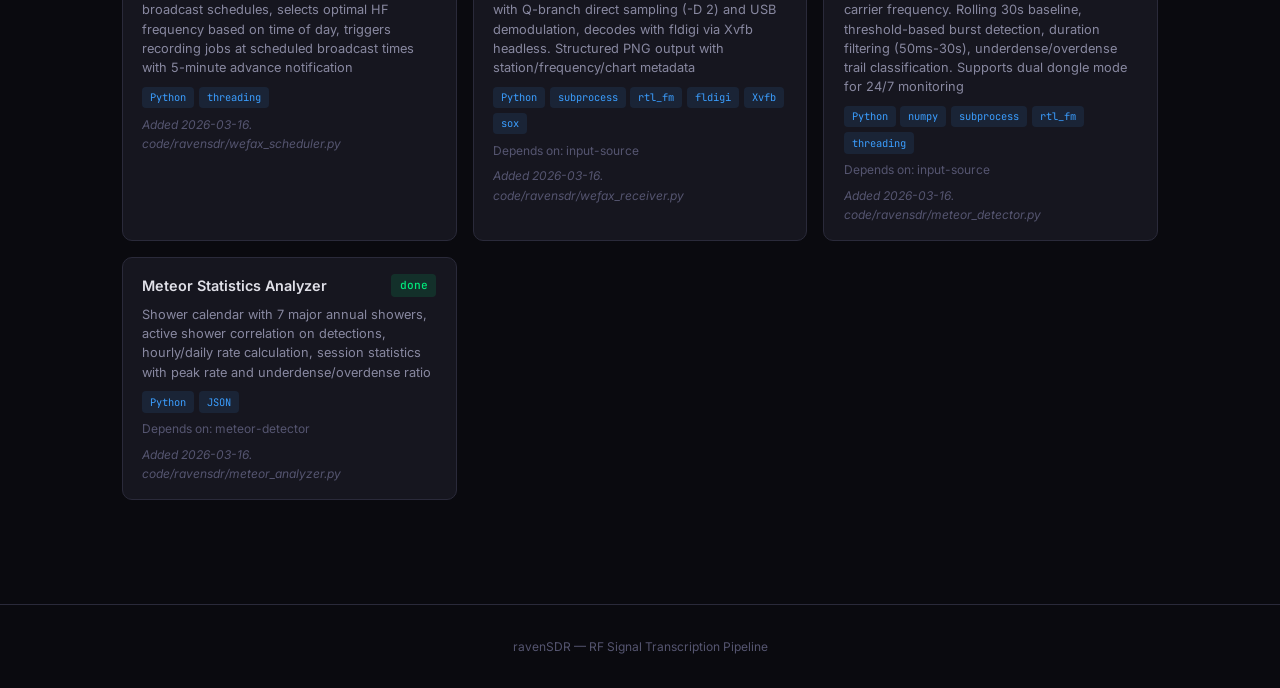
<file: dashboard/components.html>
<!DOCTYPE html>
<html lang="en">
<head>
    <meta charset="UTF-8">
    <meta name="viewport" content="width=device-width, initial-scale=1.0">
    <title>ravenSDR — Components</title>
    <link rel="preconnect" href="https://fonts.googleapis.com">
    <link href="https://fonts.googleapis.com/css2?family=Inter:wght@400;500;600;700&family=JetBrains+Mono:wght@400;500&display=swap" rel="stylesheet">
    <link rel="stylesheet" href="style.css">
</head>
<body>
    <nav class="nav">
        <div class="nav-brand">ravenSDR</div>
        <div class="nav-links">
            <a href="index.html">Overview</a>
            <a href="system.html">System</a>
            <a href="components.html" class="active">Components</a>
            <a href="features.html">Features</a>
            <a href="tasks.html">Tasks</a>
            <a href="changelog.html">Changelog</a>
            <a href="attributions.html">Attributions</a>
        </div>
    </nav>

    <main class="container">
        <header class="hero">
            <h1>Components</h1>
            <p class="hero-sub">System building blocks</p>
        </header>

        <section class="section">
            <div class="stats" id="stats">
                <div class="stat-card">
                    <div class="stat-value" id="stat-total">--</div>
                    <div class="stat-label">Total</div>
                </div>
                <div class="stat-card">
                    <div class="stat-value" id="stat-done">--</div>
                    <div class="stat-label">Done</div>
                </div>
                <div class="stat-card">
                    <div class="stat-value" id="stat-backend">--</div>
                    <div class="stat-label">Backend</div>
                </div>
                <div class="stat-card">
                    <div class="stat-value" id="stat-frontend">--</div>
                    <div class="stat-label">Frontend</div>
                </div>
            </div>
        </section>

        <section class="section">
            <div class="card-grid" id="components-grid"></div>
        </section>
    </main>

    <footer class="footer">
        <p>ravenSDR &mdash; RF Signal Transcription Pipeline</p>
    </footer>

    <script>
        function badge(status) {
            const cls = status.replace(/\s+/g, '-').toLowerCase();
            return `<span class="badge badge-${cls}">${status}</span>`;
        }

        async function load() {
            try {
                const data = await fetch('../.state/components.json').then(r => r.json());
                const comps = data.components;

                document.getElementById('stat-total').textContent = comps.length;
                document.getElementById('stat-done').textContent = comps.filter(c => c.status === 'done').length;
                document.getElementById('stat-backend').textContent = comps.filter(c => c.type === 'backend').length;
                document.getElementById('stat-frontend').textContent = comps.filter(c => c.type === 'frontend').length;

                const grid = document.getElementById('components-grid');
                comps.forEach(c => {
                    const card = document.createElement('div');
                    card.className = 'card';
                    const deps = c.dependencies.length > 0
                        ? `<div class="card-deps" style="margin-top:0.4rem;font-size:0.75rem;color:var(--text-muted)">Depends on: ${c.dependencies.join(', ')}</div>`
                        : '';
                    const notes = c.notes
                        ? `<div style="margin-top:0.4rem;font-size:0.75rem;color:var(--text-muted);font-style:italic">${c.notes}</div>`
                        : '';
                    card.innerHTML = `
                        <div class="card-header">
                            <span class="card-title">${c.name}</span>
                            ${badge(c.status)}
                        </div>
                        <p class="card-desc">${c.description}</p>
                        <div class="card-tech">${c.technology.map(t => `<span class="tech-tag">${t}</span>`).join('')}</div>
                        ${deps}${notes}
                    `;
                    grid.appendChild(card);
                });
            } catch (e) {
                console.error('Failed to load components:', e);
            }
        }
        load();
    </script>
</body>
</html>
</file>
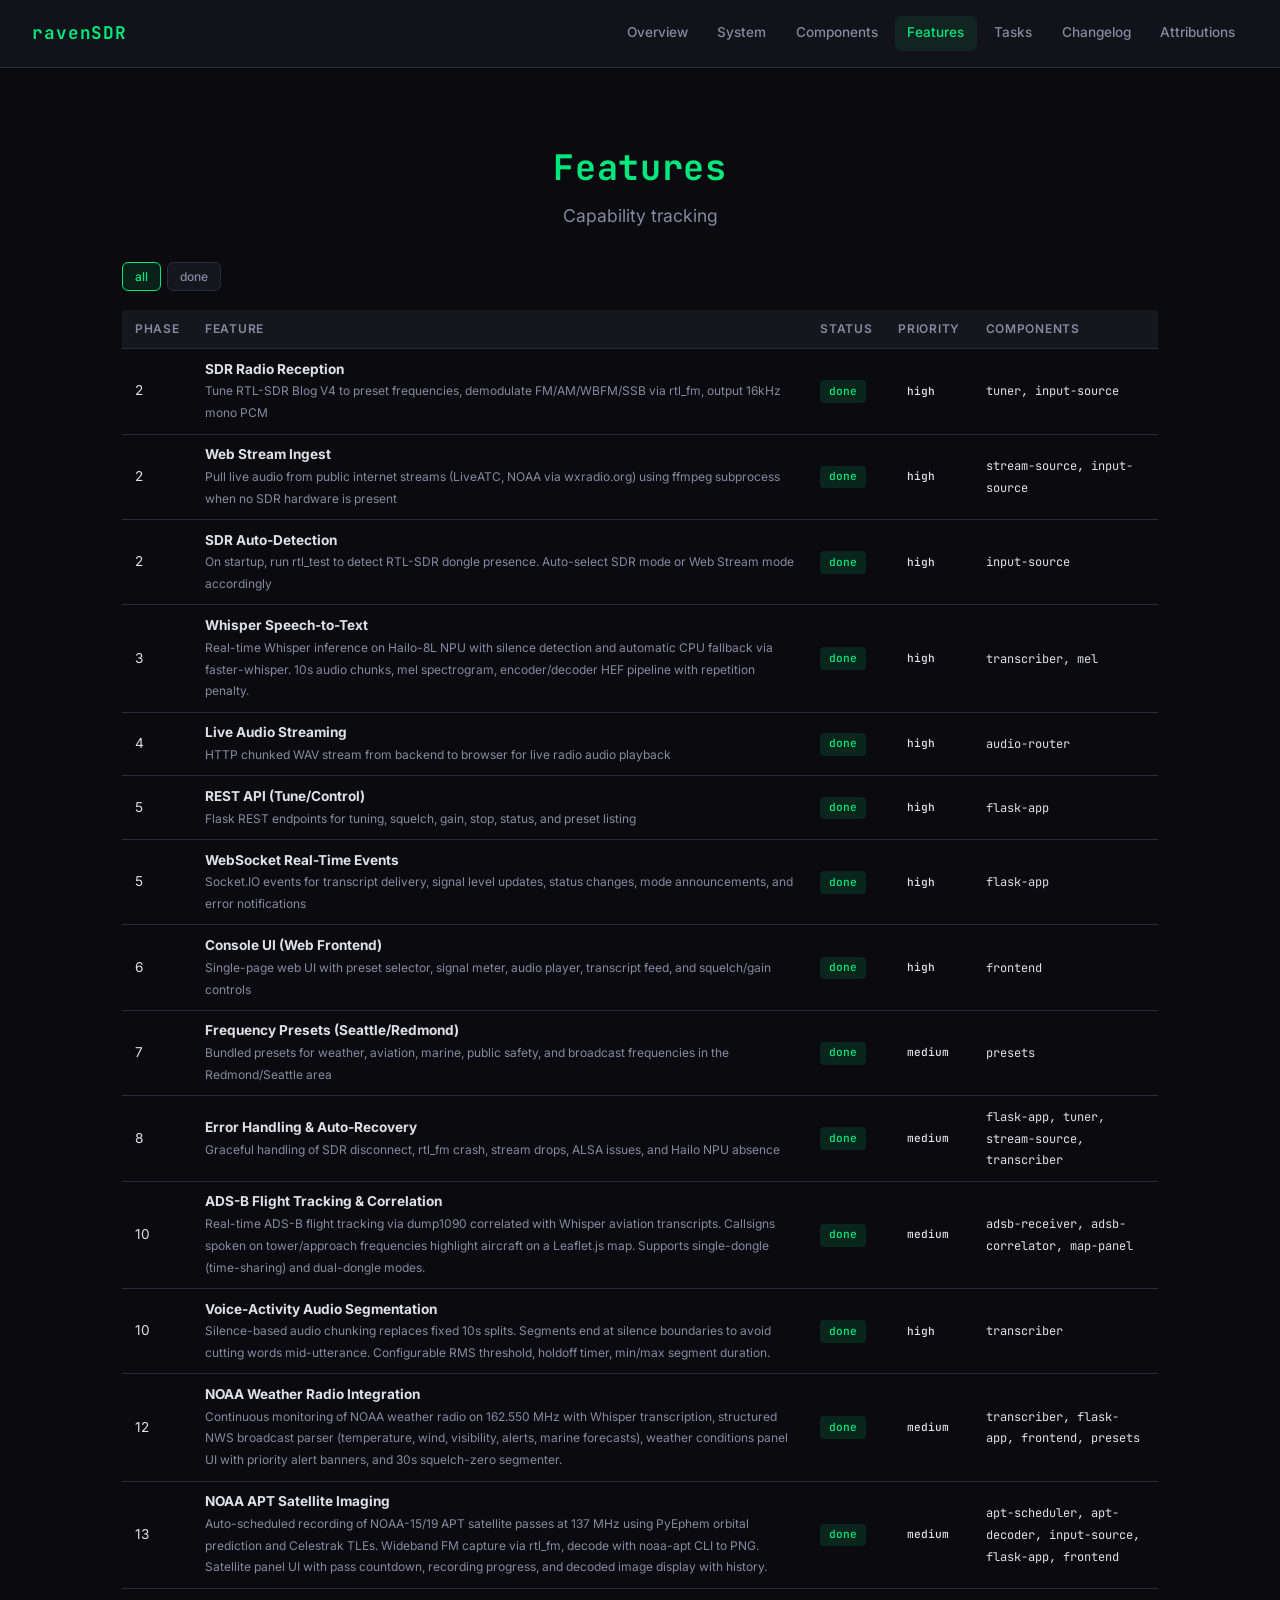
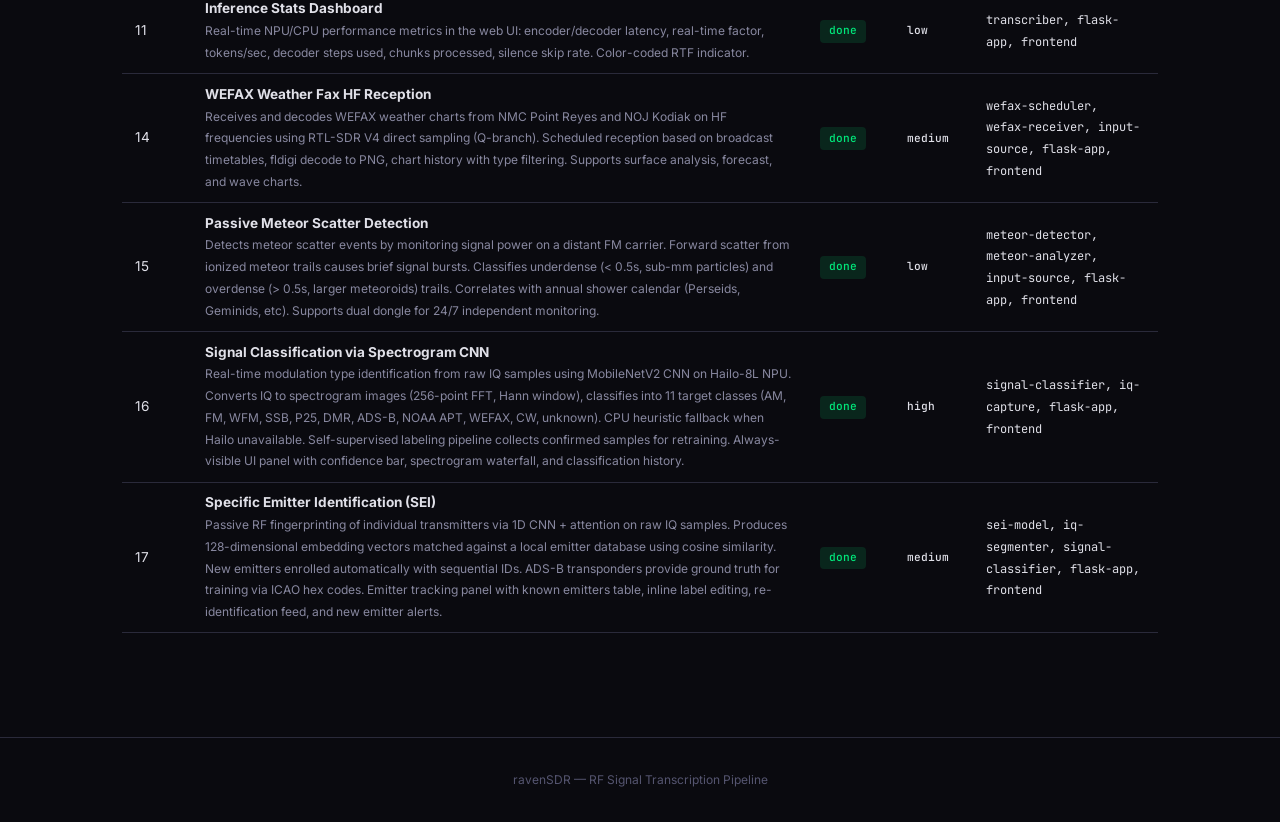
<file: dashboard/features.html>
<!DOCTYPE html>
<html lang="en">
<head>
    <meta charset="UTF-8">
    <meta name="viewport" content="width=device-width, initial-scale=1.0">
    <title>ravenSDR — Features</title>
    <link rel="preconnect" href="https://fonts.googleapis.com">
    <link href="https://fonts.googleapis.com/css2?family=Inter:wght@400;500;600;700&family=JetBrains+Mono:wght@400;500&display=swap" rel="stylesheet">
    <link rel="stylesheet" href="style.css">
</head>
<body>
    <nav class="nav">
        <div class="nav-brand">ravenSDR</div>
        <div class="nav-links">
            <a href="index.html">Overview</a>
            <a href="system.html">System</a>
            <a href="components.html">Components</a>
            <a href="features.html" class="active">Features</a>
            <a href="tasks.html">Tasks</a>
            <a href="changelog.html">Changelog</a>
            <a href="attributions.html">Attributions</a>
        </div>
    </nav>

    <main class="container">
        <header class="hero">
            <h1>Features</h1>
            <p class="hero-sub">Capability tracking</p>
        </header>

        <section class="section">
            <div class="filters" id="filters"></div>
            <div class="table-wrap">
                <table id="features-table">
                    <thead>
                        <tr>
                            <th>Phase</th>
                            <th>Feature</th>
                            <th>Status</th>
                            <th>Priority</th>
                            <th>Components</th>
                        </tr>
                    </thead>
                    <tbody></tbody>
                </table>
            </div>
        </section>
    </main>

    <footer class="footer">
        <p>ravenSDR &mdash; RF Signal Transcription Pipeline</p>
    </footer>

    <script>
        function badge(status) {
            const cls = status.replace(/\s+/g, '-').toLowerCase();
            return `<span class="badge badge-${cls}">${status}</span>`;
        }

        let allFeatures = [];
        let activeFilter = 'all';

        function render() {
            const tbody = document.querySelector('#features-table tbody');
            tbody.innerHTML = '';
            const filtered = activeFilter === 'all'
                ? allFeatures
                : allFeatures.filter(f => f.status === activeFilter);

            filtered.forEach(f => {
                const tr = document.createElement('tr');
                tr.innerHTML = `
                    <td>${f.phase}</td>
                    <td><strong>${f.name}</strong><br><span style="font-size:0.75rem;color:var(--text-secondary)">${f.description}</span></td>
                    <td>${badge(f.status)}</td>
                    <td>${badge(f.priority)}</td>
                    <td><span style="font-family:var(--font-mono);font-size:0.75rem">${f.components.join(', ')}</span></td>
                `;
                tbody.appendChild(tr);
            });
        }

        async function load() {
            try {
                const data = await fetch('../.state/features.json').then(r => r.json());
                allFeatures = data.features;

                // Build filter buttons
                const statuses = ['all', ...new Set(allFeatures.map(f => f.status))];
                const filters = document.getElementById('filters');
                statuses.forEach(s => {
                    const btn = document.createElement('button');
                    btn.className = `filter-btn${s === 'all' ? ' active' : ''}`;
                    btn.textContent = s;
                    btn.addEventListener('click', () => {
                        activeFilter = s;
                        document.querySelectorAll('.filter-btn').forEach(b => b.classList.remove('active'));
                        btn.classList.add('active');
                        render();
                    });
                    filters.appendChild(btn);
                });

                render();
            } catch (e) {
                console.error('Failed to load features:', e);
            }
        }
        load();
    </script>
</body>
</html>
</file>
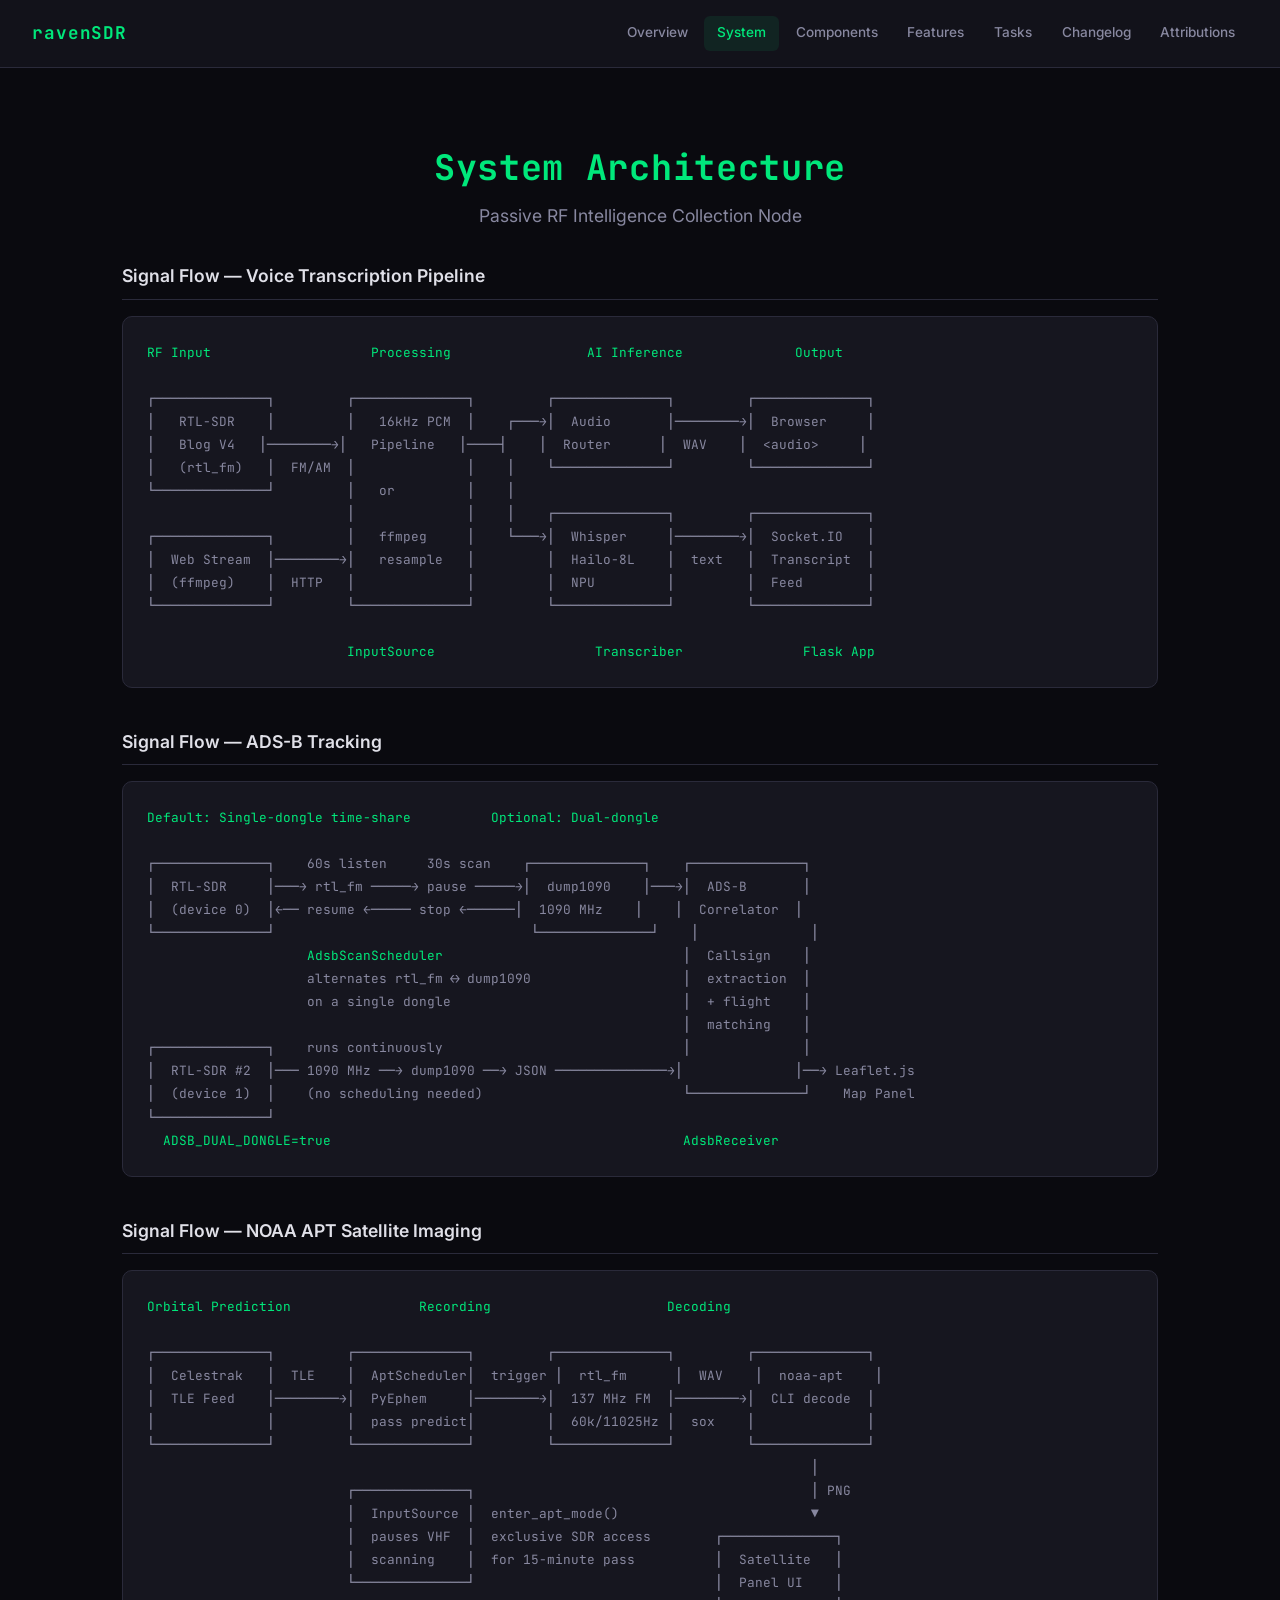
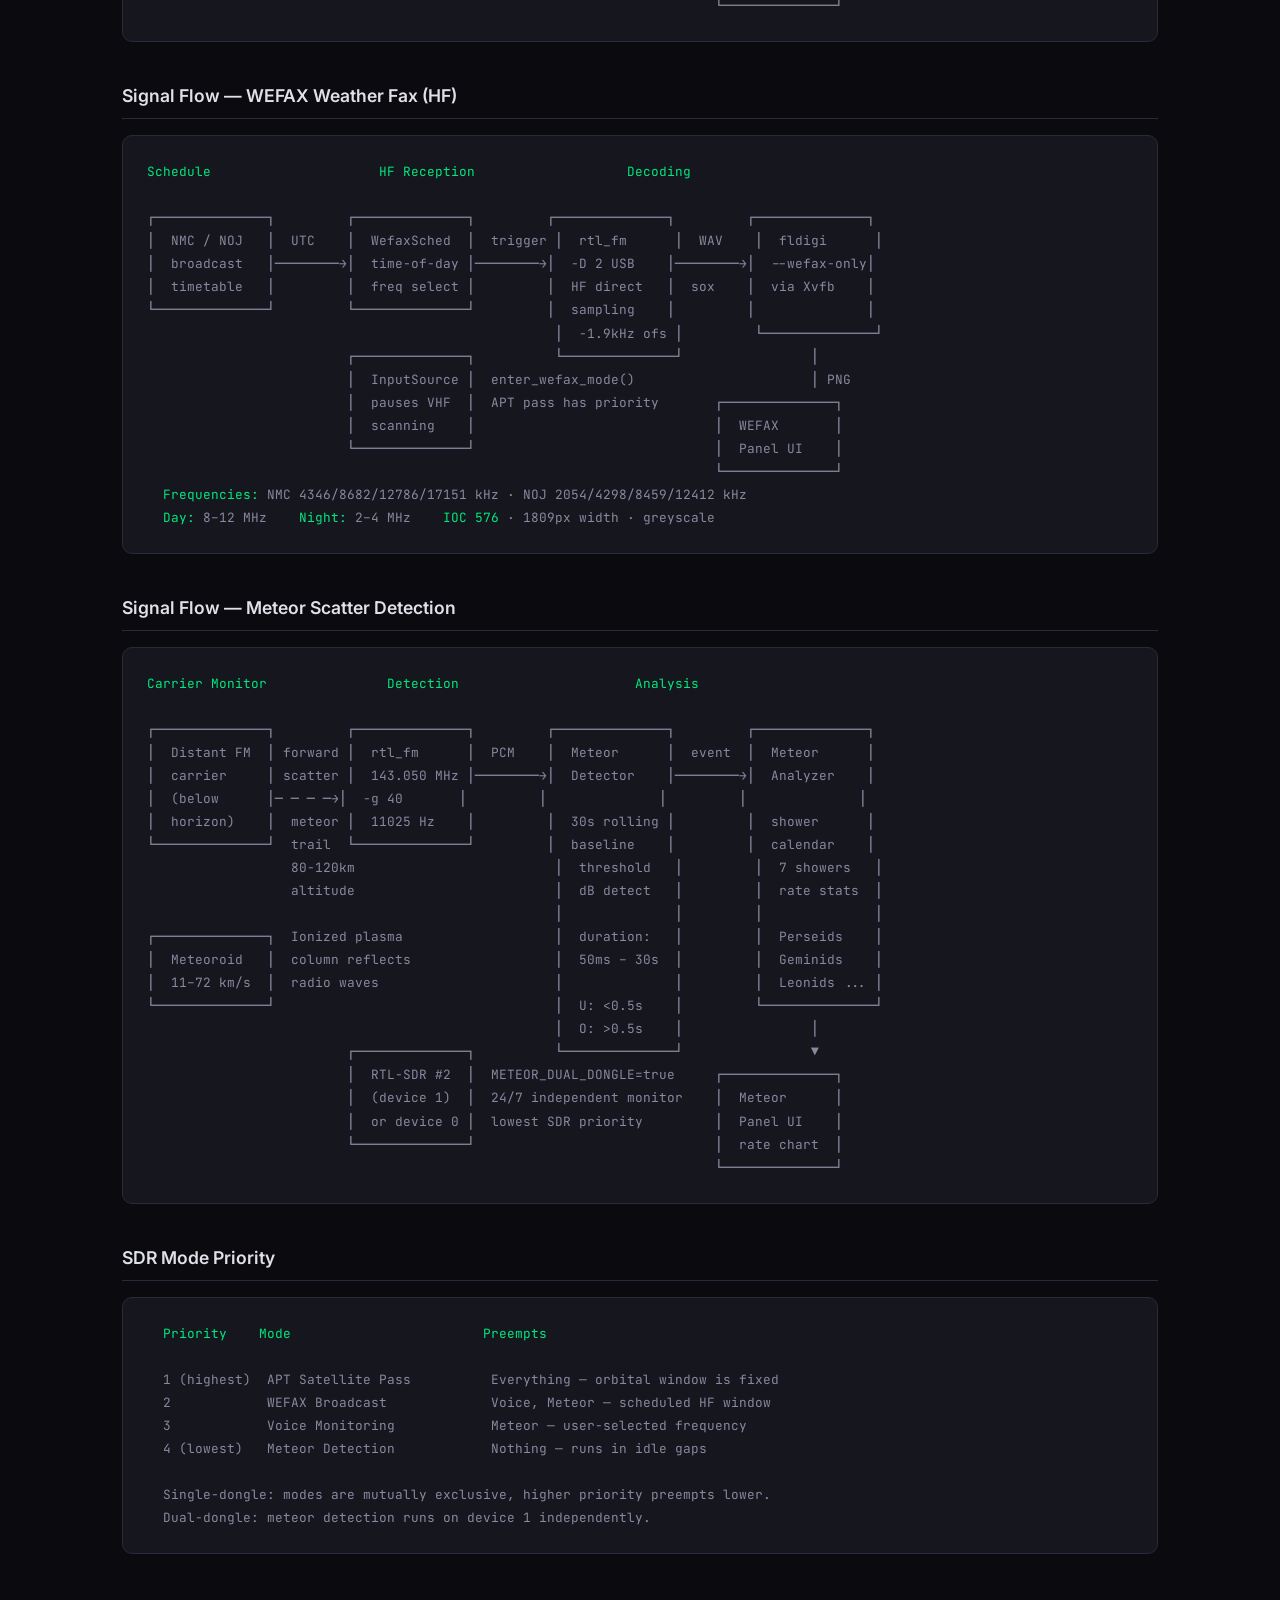
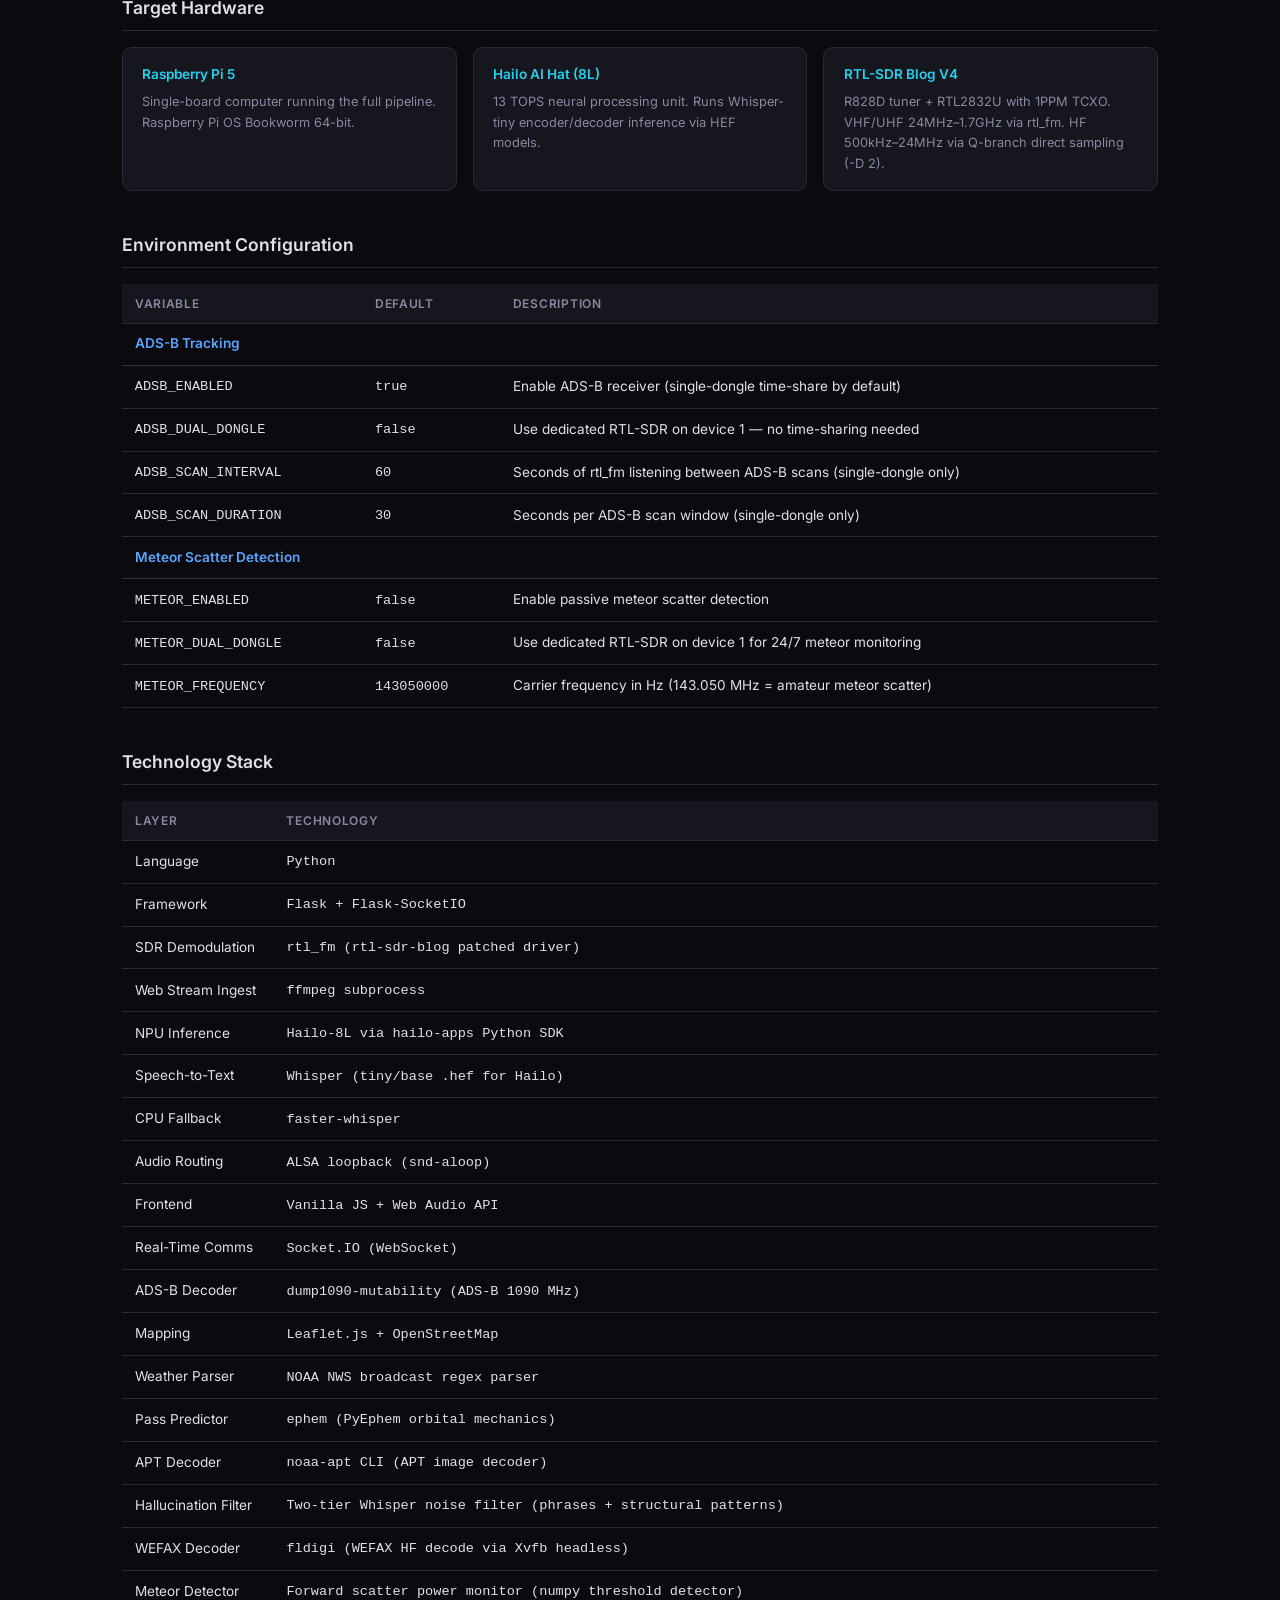
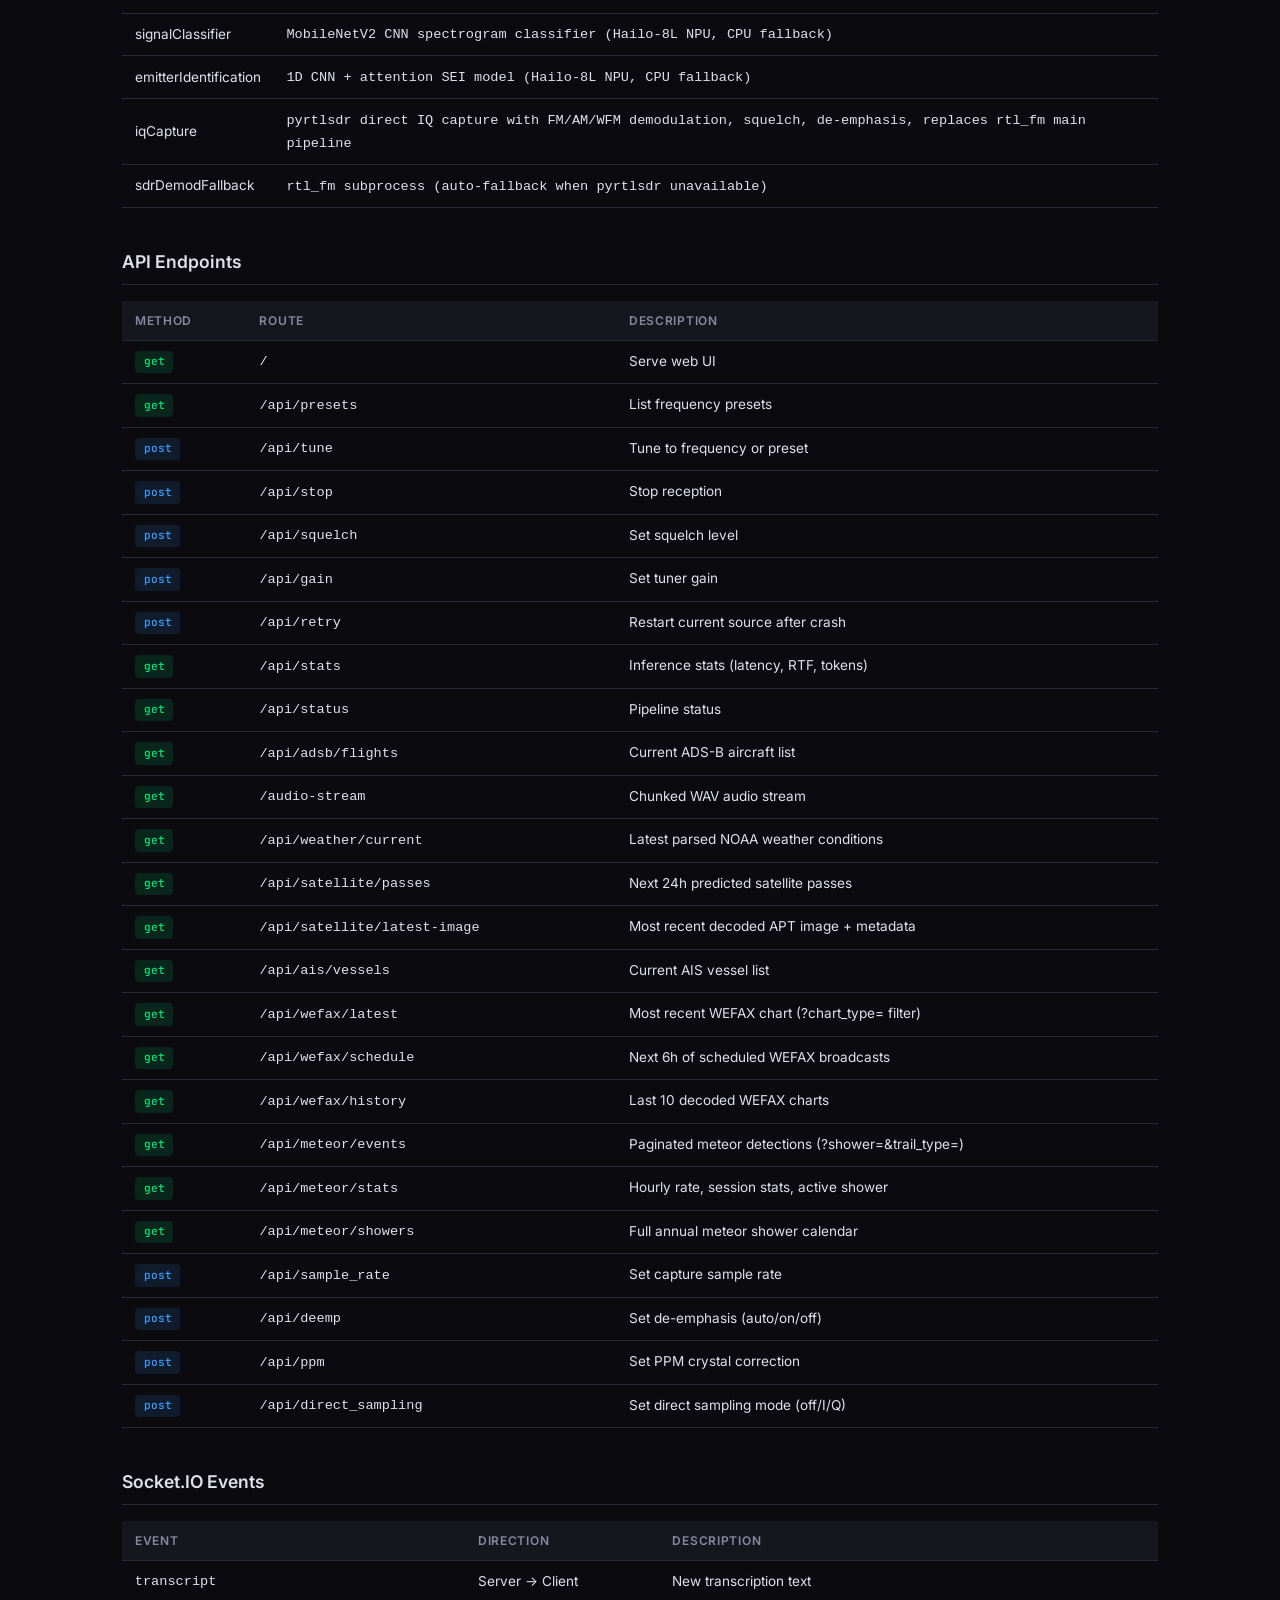
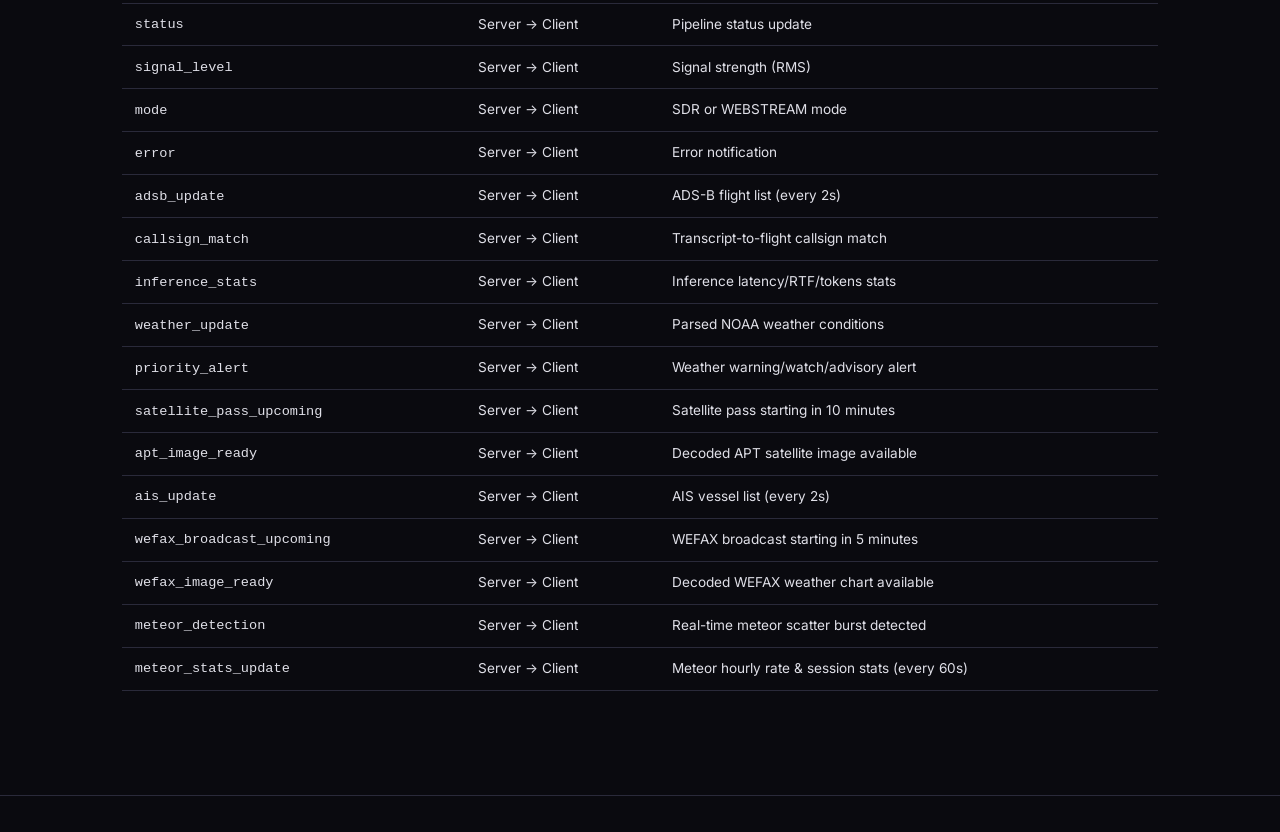
<file: dashboard/system.html>
<!DOCTYPE html>
<html lang="en">
<head>
    <meta charset="UTF-8">
    <meta name="viewport" content="width=device-width, initial-scale=1.0">
    <title>ravenSDR — System Architecture</title>
    <link rel="preconnect" href="https://fonts.googleapis.com">
    <link href="https://fonts.googleapis.com/css2?family=Inter:wght@400;500;600;700&family=JetBrains+Mono:wght@400;500&display=swap" rel="stylesheet">
    <link rel="stylesheet" href="style.css">
</head>
<body>
    <nav class="nav">
        <div class="nav-brand">ravenSDR</div>
        <div class="nav-links">
            <a href="index.html">Overview</a>
            <a href="system.html" class="active">System</a>
            <a href="components.html">Components</a>
            <a href="features.html">Features</a>
            <a href="tasks.html">Tasks</a>
            <a href="changelog.html">Changelog</a>
            <a href="attributions.html">Attributions</a>
        </div>
    </nav>

    <main class="container">
        <header class="hero">
            <h1>System Architecture</h1>
            <p class="hero-sub">Passive RF Intelligence Collection Node</p>
        </header>

        <section class="section">
            <h2>Signal Flow — Voice Transcription Pipeline</h2>
            <div class="signal-flow"><span class="highlight">RF Input</span>                    <span class="highlight">Processing</span>                 <span class="highlight">AI Inference</span>              <span class="highlight">Output</span>

┌──────────────┐         ┌──────────────┐         ┌──────────────┐         ┌──────────────┐
│   RTL-SDR    │         │   16kHz PCM  │    ┌───→│  Audio       │────────→│  Browser     │
│   Blog V4   │────────→│   Pipeline   │────┤    │  Router      │  WAV    │  &lt;audio&gt;     │
│   (rtl_fm)   │  FM/AM  │              │    │    └──────────────┘         └──────────────┘
└──────────────┘         │   or         │    │
                         │              │    │    ┌──────────────┐         ┌──────────────┐
┌──────────────┐         │   ffmpeg     │    └───→│  Whisper     │────────→│  Socket.IO   │
│  Web Stream  │────────→│   resample   │         │  Hailo-8L    │  text   │  Transcript  │
│  (ffmpeg)    │  HTTP   │              │         │  NPU         │         │  Feed        │
└──────────────┘         └──────────────┘         └──────────────┘         └──────────────┘

                         <span class="highlight">InputSource</span>                    <span class="highlight">Transcriber</span>               <span class="highlight">Flask App</span></div>
        </section>

        <section class="section">
            <h2>Signal Flow — ADS-B Tracking</h2>
            <div class="signal-flow"><span class="highlight">Default: Single-dongle time-share</span>          <span class="highlight">Optional: Dual-dongle</span>

┌──────────────┐    60s listen     30s scan    ┌──────────────┐    ┌──────────────┐
│  RTL-SDR     │───→ rtl_fm ─────→ pause ─────→│  dump1090    │───→│  ADS-B       │
│  (device 0)  │←── resume ←───── stop ←──────│  1090 MHz    │    │  Correlator  │
└──────────────┘                                └──────────────┘    │              │
                    <span class="highlight">AdsbScanScheduler</span>                              │  Callsign    │
                    alternates rtl_fm ↔ dump1090                   │  extraction  │
                    on a single dongle                             │  + flight    │
                                                                   │  matching    │
┌──────────────┐    runs continuously                              │              │
│  RTL-SDR #2  │─── 1090 MHz ──→ dump1090 ──→ JSON ──────────────→│              │──→ Leaflet.js
│  (device 1)  │    (no scheduling needed)                         └──────────────┘    Map Panel
└──────────────┘
  <span class="highlight">ADSB_DUAL_DONGLE=true</span>                                            <span class="highlight">AdsbReceiver</span></div>
        </section>

        <section class="section">
            <h2>Signal Flow — NOAA APT Satellite Imaging</h2>
            <div class="signal-flow"><span class="highlight">Orbital Prediction</span>                <span class="highlight">Recording</span>                      <span class="highlight">Decoding</span>

┌──────────────┐         ┌──────────────┐         ┌──────────────┐         ┌──────────────┐
│  Celestrak   │  TLE    │  AptScheduler│  trigger │  rtl_fm      │  WAV    │  noaa-apt    │
│  TLE Feed    │────────→│  PyEphem     │────────→│  137 MHz FM  │────────→│  CLI decode  │
│              │         │  pass predict│         │  60k/11025Hz │  sox    │              │
└──────────────┘         └──────────────┘         └──────────────┘         └──────────────┘
                                                                                   │
                         ┌──────────────┐                                          │ PNG
                         │  InputSource │  enter_apt_mode()                        ▼
                         │  pauses VHF  │  exclusive SDR access        ┌──────────────┐
                         │  scanning    │  for 15-minute pass          │  Satellite   │
                         └──────────────┘                              │  Panel UI    │
                                                                       └──────────────┘</div>
        </section>

        <section class="section">
            <h2>Signal Flow — WEFAX Weather Fax (HF)</h2>
            <div class="signal-flow"><span class="highlight">Schedule</span>                     <span class="highlight">HF Reception</span>                   <span class="highlight">Decoding</span>

┌──────────────┐         ┌──────────────┐         ┌──────────────┐         ┌──────────────┐
│  NMC / NOJ   │  UTC    │  WefaxSched  │  trigger │  rtl_fm      │  WAV    │  fldigi      │
│  broadcast   │────────→│  time-of-day │────────→│  -D 2 USB    │────────→│  --wefax-only│
│  timetable   │         │  freq select │         │  HF direct   │  sox    │  via Xvfb    │
└──────────────┘         └──────────────┘         │  sampling    │         │              │
                                                   │  -1.9kHz ofs │         └──────────────┘
                         ┌──────────────┐          └──────────────┘                │
                         │  InputSource │  enter_wefax_mode()                      │ PNG
                         │  pauses VHF  │  APT pass has priority       ┌──────────────┐
                         │  scanning    │                              │  WEFAX       │
                         └──────────────┘                              │  Panel UI    │
                                                                       └──────────────┘
  <span class="highlight">Frequencies:</span> NMC 4346/8682/12786/17151 kHz · NOJ 2054/4298/8459/12412 kHz
  <span class="highlight">Day:</span> 8–12 MHz    <span class="highlight">Night:</span> 2–4 MHz    <span class="highlight">IOC 576</span> · 1809px width · greyscale</div>
        </section>

        <section class="section">
            <h2>Signal Flow — Meteor Scatter Detection</h2>
            <div class="signal-flow"><span class="highlight">Carrier Monitor</span>               <span class="highlight">Detection</span>                      <span class="highlight">Analysis</span>

┌──────────────┐         ┌──────────────┐         ┌──────────────┐         ┌──────────────┐
│  Distant FM  │ forward │  rtl_fm      │  PCM    │  Meteor      │  event  │  Meteor      │
│  carrier     │ scatter │  143.050 MHz │────────→│  Detector    │────────→│  Analyzer    │
│  (below      │─ ─ ─ ─→│  -g 40       │         │              │         │              │
│  horizon)    │  meteor │  11025 Hz    │         │  30s rolling │         │  shower      │
└──────────────┘  trail  └──────────────┘         │  baseline    │         │  calendar    │
                  80-120km                         │  threshold   │         │  7 showers   │
                  altitude                         │  dB detect   │         │  rate stats  │
                                                   │              │         │              │
┌──────────────┐  Ionized plasma                   │  duration:   │         │  Perseids    │
│  Meteoroid   │  column reflects                  │  50ms – 30s  │         │  Geminids    │
│  11–72 km/s  │  radio waves                      │              │         │  Leonids ... │
└──────────────┘                                   │  U: &lt;0.5s    │         └──────────────┘
                                                   │  O: &gt;0.5s    │                │
                         ┌──────────────┐          └──────────────┘                ▼
                         │  RTL-SDR #2  │  METEOR_DUAL_DONGLE=true     ┌──────────────┐
                         │  (device 1)  │  24/7 independent monitor    │  Meteor      │
                         │  or device 0 │  lowest SDR priority         │  Panel UI    │
                         └──────────────┘                              │  rate chart  │
                                                                       └──────────────┘</div>
        </section>

        <section class="section">
            <h2>SDR Mode Priority</h2>
            <div class="signal-flow">  <span class="highlight">Priority</span>    <span class="highlight">Mode</span>                        <span class="highlight">Preempts</span>

  1 (highest)  APT Satellite Pass          Everything — orbital window is fixed
  2            WEFAX Broadcast             Voice, Meteor — scheduled HF window
  3            Voice Monitoring            Meteor — user-selected frequency
  4 (lowest)   Meteor Detection            Nothing — runs in idle gaps

  Single-dongle: modes are mutually exclusive, higher priority preempts lower.
  Dual-dongle: meteor detection runs on device 1 independently.</div>
        </section>

        <section class="section">
            <h2>Target Hardware</h2>
            <div class="arch-grid">
                <div class="arch-card">
                    <h3>Raspberry Pi 5</h3>
                    <p>Single-board computer running the full pipeline. Raspberry Pi OS Bookworm 64-bit.</p>
                </div>
                <div class="arch-card">
                    <h3>Hailo AI Hat (8L)</h3>
                    <p>13 TOPS neural processing unit. Runs Whisper-tiny encoder/decoder inference via HEF models.</p>
                </div>
                <div class="arch-card">
                    <h3>RTL-SDR Blog V4</h3>
                    <p>R828D tuner + RTL2832U with 1PPM TCXO. VHF/UHF 24MHz–1.7GHz via rtl_fm. HF 500kHz–24MHz via Q-branch direct sampling (-D 2).</p>
                </div>
            </div>
        </section>

        <section class="section">
            <h2>Environment Configuration</h2>
            <div class="table-wrap">
                <table>
                    <thead><tr><th>Variable</th><th>Default</th><th>Description</th></tr></thead>
                    <tbody>
                        <tr><td colspan="3" style="font-weight:600;color:#58a6ff;border-bottom:1px solid #30363d;">ADS-B Tracking</td></tr>
                        <tr><td><code>ADSB_ENABLED</code></td><td><code>true</code></td><td>Enable ADS-B receiver (single-dongle time-share by default)</td></tr>
                        <tr><td><code>ADSB_DUAL_DONGLE</code></td><td><code>false</code></td><td>Use dedicated RTL-SDR on device 1 — no time-sharing needed</td></tr>
                        <tr><td><code>ADSB_SCAN_INTERVAL</code></td><td><code>60</code></td><td>Seconds of rtl_fm listening between ADS-B scans (single-dongle only)</td></tr>
                        <tr><td><code>ADSB_SCAN_DURATION</code></td><td><code>30</code></td><td>Seconds per ADS-B scan window (single-dongle only)</td></tr>
                        <tr><td colspan="3" style="font-weight:600;color:#58a6ff;border-bottom:1px solid #30363d;">Meteor Scatter Detection</td></tr>
                        <tr><td><code>METEOR_ENABLED</code></td><td><code>false</code></td><td>Enable passive meteor scatter detection</td></tr>
                        <tr><td><code>METEOR_DUAL_DONGLE</code></td><td><code>false</code></td><td>Use dedicated RTL-SDR on device 1 for 24/7 meteor monitoring</td></tr>
                        <tr><td><code>METEOR_FREQUENCY</code></td><td><code>143050000</code></td><td>Carrier frequency in Hz (143.050 MHz = amateur meteor scatter)</td></tr>
                    </tbody>
                </table>
            </div>
        </section>

        <section class="section">
            <h2>Technology Stack</h2>
            <div class="table-wrap">
                <table id="stack-table">
                    <thead><tr><th>Layer</th><th>Technology</th></tr></thead>
                    <tbody></tbody>
                </table>
            </div>
        </section>

        <section class="section">
            <h2>API Endpoints</h2>
            <div class="table-wrap">
                <table>
                    <thead><tr><th>Method</th><th>Route</th><th>Description</th></tr></thead>
                    <tbody>
                        <tr><td><span class="badge badge-done">GET</span></td><td><code>/</code></td><td>Serve web UI</td></tr>
                        <tr><td><span class="badge badge-done">GET</span></td><td><code>/api/presets</code></td><td>List frequency presets</td></tr>
                        <tr><td><span class="badge badge-changed">POST</span></td><td><code>/api/tune</code></td><td>Tune to frequency or preset</td></tr>
                        <tr><td><span class="badge badge-changed">POST</span></td><td><code>/api/stop</code></td><td>Stop reception</td></tr>
                        <tr><td><span class="badge badge-changed">POST</span></td><td><code>/api/squelch</code></td><td>Set squelch level</td></tr>
                        <tr><td><span class="badge badge-changed">POST</span></td><td><code>/api/gain</code></td><td>Set tuner gain</td></tr>
                        <tr><td><span class="badge badge-changed">POST</span></td><td><code>/api/retry</code></td><td>Restart current source after crash</td></tr>
                        <tr><td><span class="badge badge-done">GET</span></td><td><code>/api/stats</code></td><td>Inference stats (latency, RTF, tokens)</td></tr>
                        <tr><td><span class="badge badge-done">GET</span></td><td><code>/api/status</code></td><td>Pipeline status</td></tr>
                        <tr><td><span class="badge badge-done">GET</span></td><td><code>/api/adsb/flights</code></td><td>Current ADS-B aircraft list</td></tr>
                        <tr><td><span class="badge badge-done">GET</span></td><td><code>/audio-stream</code></td><td>Chunked WAV audio stream</td></tr>
                        <tr><td><span class="badge badge-done">GET</span></td><td><code>/api/weather/current</code></td><td>Latest parsed NOAA weather conditions</td></tr>
                        <tr><td><span class="badge badge-done">GET</span></td><td><code>/api/satellite/passes</code></td><td>Next 24h predicted satellite passes</td></tr>
                        <tr><td><span class="badge badge-done">GET</span></td><td><code>/api/satellite/latest-image</code></td><td>Most recent decoded APT image + metadata</td></tr>
                        <tr><td><span class="badge badge-done">GET</span></td><td><code>/api/ais/vessels</code></td><td>Current AIS vessel list</td></tr>
                        <tr><td><span class="badge badge-done">GET</span></td><td><code>/api/wefax/latest</code></td><td>Most recent WEFAX chart (?chart_type= filter)</td></tr>
                        <tr><td><span class="badge badge-done">GET</span></td><td><code>/api/wefax/schedule</code></td><td>Next 6h of scheduled WEFAX broadcasts</td></tr>
                        <tr><td><span class="badge badge-done">GET</span></td><td><code>/api/wefax/history</code></td><td>Last 10 decoded WEFAX charts</td></tr>
                        <tr><td><span class="badge badge-done">GET</span></td><td><code>/api/meteor/events</code></td><td>Paginated meteor detections (?shower=&amp;trail_type=)</td></tr>
                        <tr><td><span class="badge badge-done">GET</span></td><td><code>/api/meteor/stats</code></td><td>Hourly rate, session stats, active shower</td></tr>
                        <tr><td><span class="badge badge-done">GET</span></td><td><code>/api/meteor/showers</code></td><td>Full annual meteor shower calendar</td></tr>
                        <tr><td><span class="badge badge-changed">POST</span></td><td><code>/api/sample_rate</code></td><td>Set capture sample rate</td></tr>
                        <tr><td><span class="badge badge-changed">POST</span></td><td><code>/api/deemp</code></td><td>Set de-emphasis (auto/on/off)</td></tr>
                        <tr><td><span class="badge badge-changed">POST</span></td><td><code>/api/ppm</code></td><td>Set PPM crystal correction</td></tr>
                        <tr><td><span class="badge badge-changed">POST</span></td><td><code>/api/direct_sampling</code></td><td>Set direct sampling mode (off/I/Q)</td></tr>
                    </tbody>
                </table>
            </div>
        </section>

        <section class="section">
            <h2>Socket.IO Events</h2>
            <div class="table-wrap">
                <table>
                    <thead><tr><th>Event</th><th>Direction</th><th>Description</th></tr></thead>
                    <tbody>
                        <tr><td><code>transcript</code></td><td>Server &rarr; Client</td><td>New transcription text</td></tr>
                        <tr><td><code>status</code></td><td>Server &rarr; Client</td><td>Pipeline status update</td></tr>
                        <tr><td><code>signal_level</code></td><td>Server &rarr; Client</td><td>Signal strength (RMS)</td></tr>
                        <tr><td><code>mode</code></td><td>Server &rarr; Client</td><td>SDR or WEBSTREAM mode</td></tr>
                        <tr><td><code>error</code></td><td>Server &rarr; Client</td><td>Error notification</td></tr>
                        <tr><td><code>adsb_update</code></td><td>Server &rarr; Client</td><td>ADS-B flight list (every 2s)</td></tr>
                        <tr><td><code>callsign_match</code></td><td>Server &rarr; Client</td><td>Transcript-to-flight callsign match</td></tr>
                        <tr><td><code>inference_stats</code></td><td>Server &rarr; Client</td><td>Inference latency/RTF/tokens stats</td></tr>
                        <tr><td><code>weather_update</code></td><td>Server &rarr; Client</td><td>Parsed NOAA weather conditions</td></tr>
                        <tr><td><code>priority_alert</code></td><td>Server &rarr; Client</td><td>Weather warning/watch/advisory alert</td></tr>
                        <tr><td><code>satellite_pass_upcoming</code></td><td>Server &rarr; Client</td><td>Satellite pass starting in 10 minutes</td></tr>
                        <tr><td><code>apt_image_ready</code></td><td>Server &rarr; Client</td><td>Decoded APT satellite image available</td></tr>
                        <tr><td><code>ais_update</code></td><td>Server &rarr; Client</td><td>AIS vessel list (every 2s)</td></tr>
                        <tr><td><code>wefax_broadcast_upcoming</code></td><td>Server &rarr; Client</td><td>WEFAX broadcast starting in 5 minutes</td></tr>
                        <tr><td><code>wefax_image_ready</code></td><td>Server &rarr; Client</td><td>Decoded WEFAX weather chart available</td></tr>
                        <tr><td><code>meteor_detection</code></td><td>Server &rarr; Client</td><td>Real-time meteor scatter burst detected</td></tr>
                        <tr><td><code>meteor_stats_update</code></td><td>Server &rarr; Client</td><td>Meteor hourly rate &amp; session stats (every 60s)</td></tr>
                    </tbody>
                </table>
            </div>
        </section>
    </main>

    <footer class="footer">
        <p>ravenSDR &mdash; RF Signal Transcription Pipeline</p>
    </footer>

    <script>
        async function loadStack() {
            try {
                const sys = await fetch('../.state/system.json').then(r => r.json());
                const tbody = document.querySelector('#stack-table tbody');
                const labels = {
                    language: 'Language',
                    framework: 'Framework',
                    sdrDemodulation: 'SDR Demodulation',
                    webStreamIngest: 'Web Stream Ingest',
                    npuInference: 'NPU Inference',
                    speechToText: 'Speech-to-Text',
                    cpuFallback: 'CPU Fallback',
                    audioRouting: 'Audio Routing',
                    frontend: 'Frontend',
                    realTimeComms: 'Real-Time Comms',
                    adsbDecoder: 'ADS-B Decoder',
                    mapping: 'Mapping',
                    weatherParser: 'Weather Parser',
                    passPredictor: 'Pass Predictor',
                    aptDecoder: 'APT Decoder',
                    hallucinationFilter: 'Hallucination Filter',
                    wefaxDecoder: 'WEFAX Decoder',
                    meteorDetector: 'Meteor Detector'
                };
                Object.entries(sys.stack).forEach(([key, val]) => {
                    const tr = document.createElement('tr');
                    tr.innerHTML = `<td>${labels[key] || key}</td><td><code>${val}</code></td>`;
                    tbody.appendChild(tr);
                });
            } catch (e) {
                console.error('Failed to load stack:', e);
            }
        }
        loadStack();
    </script>
</body>
</html>
</file>
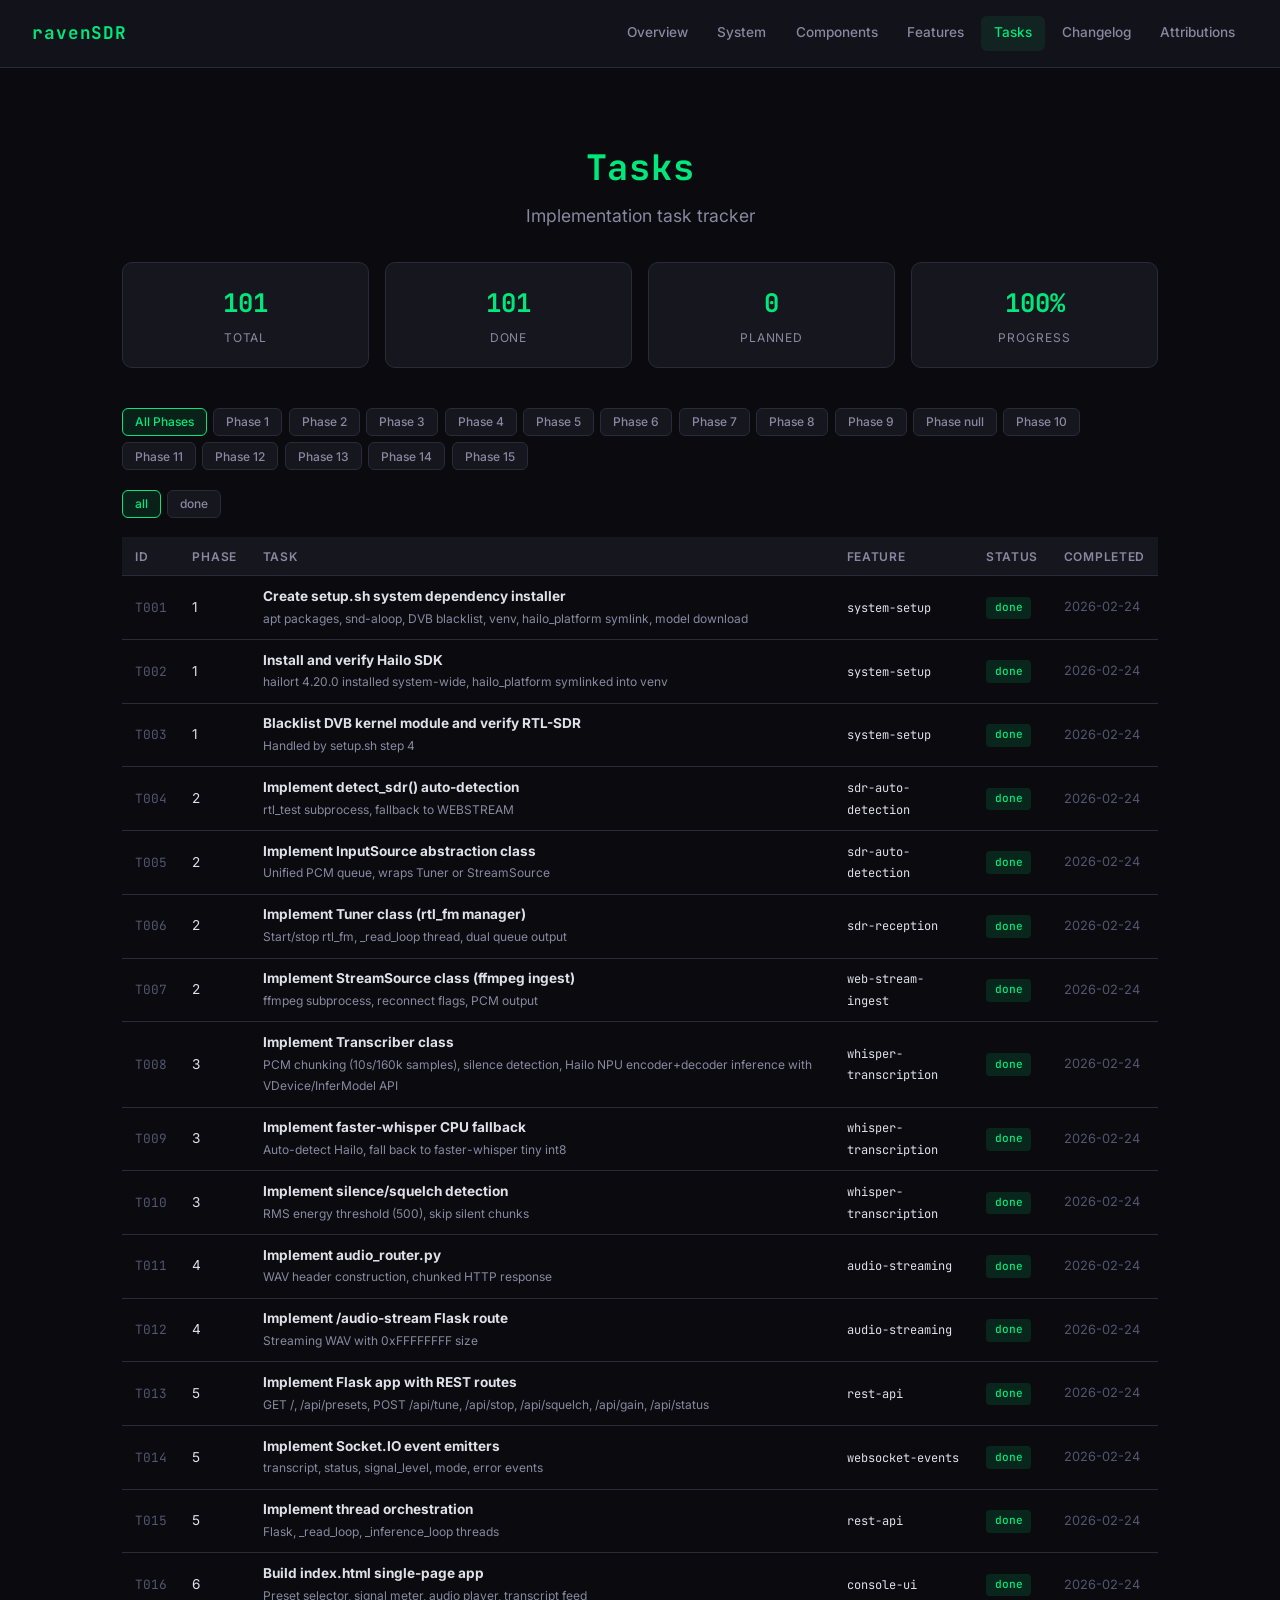
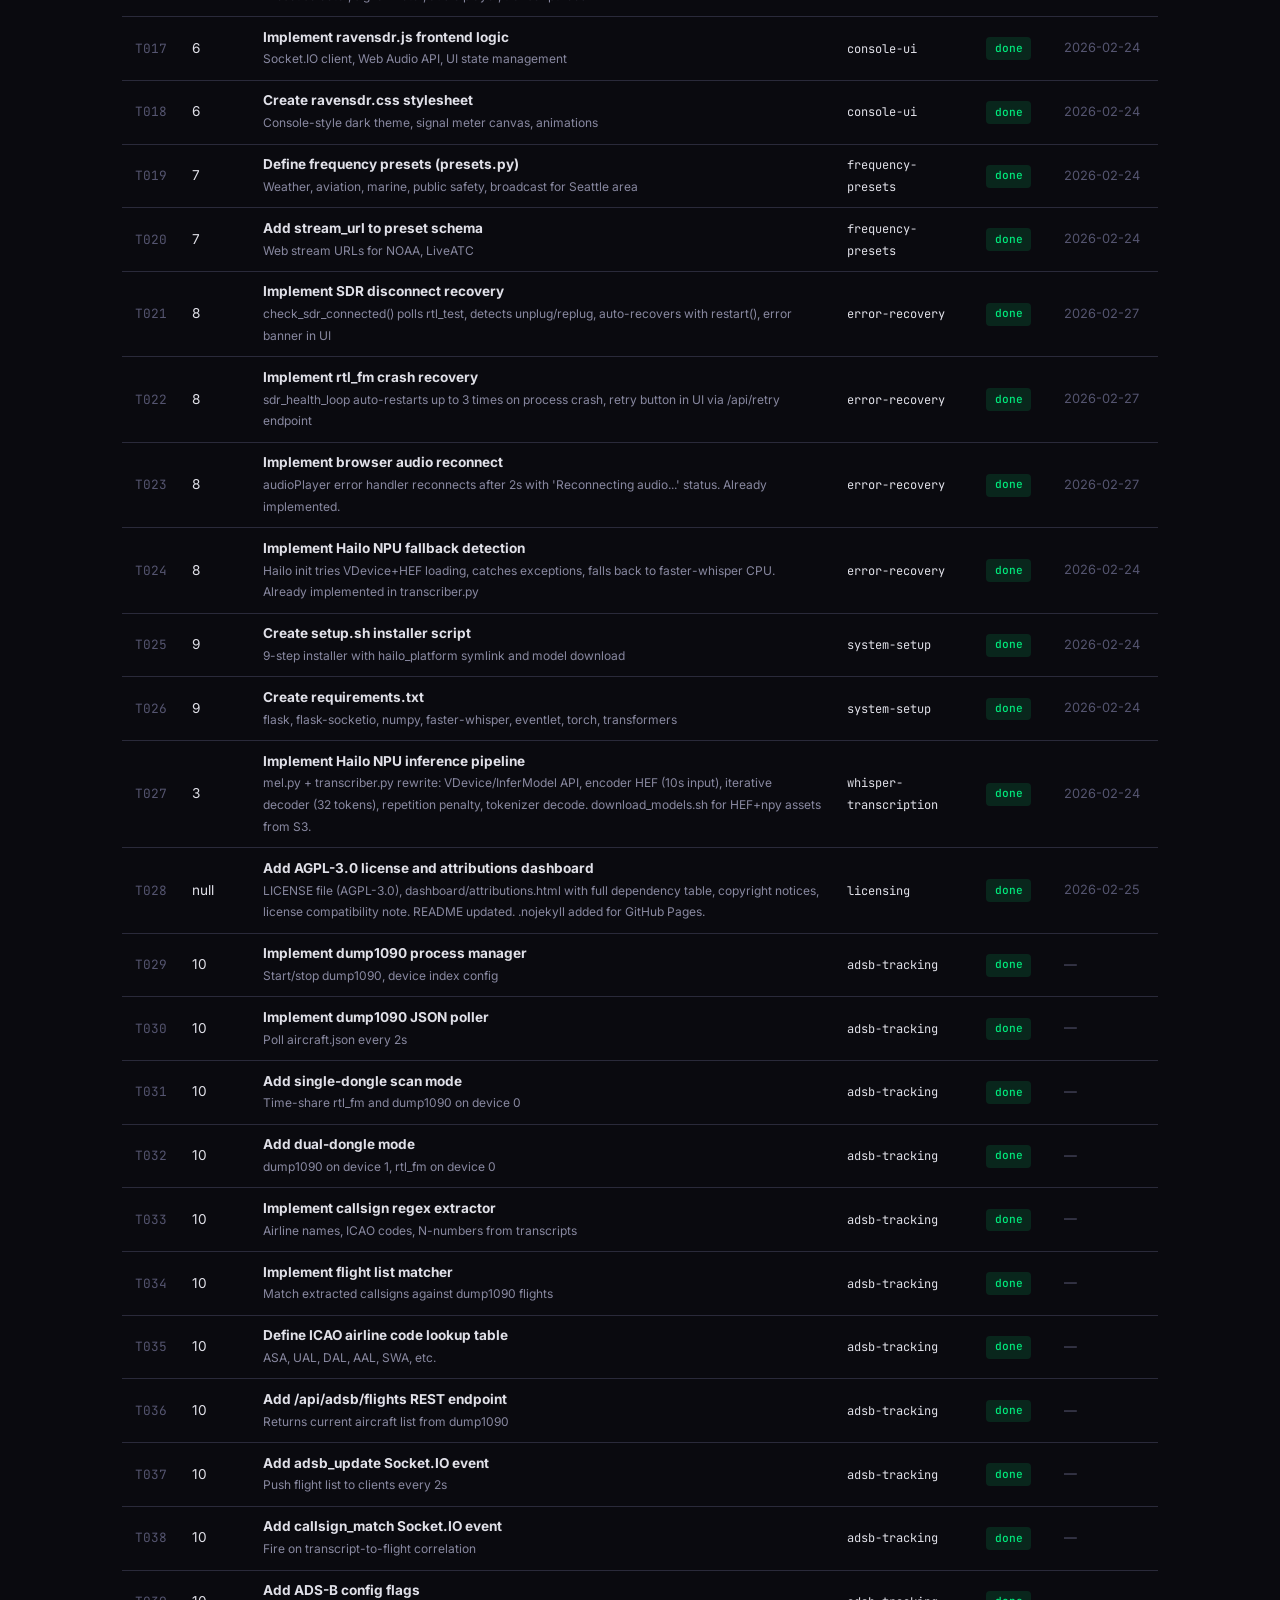
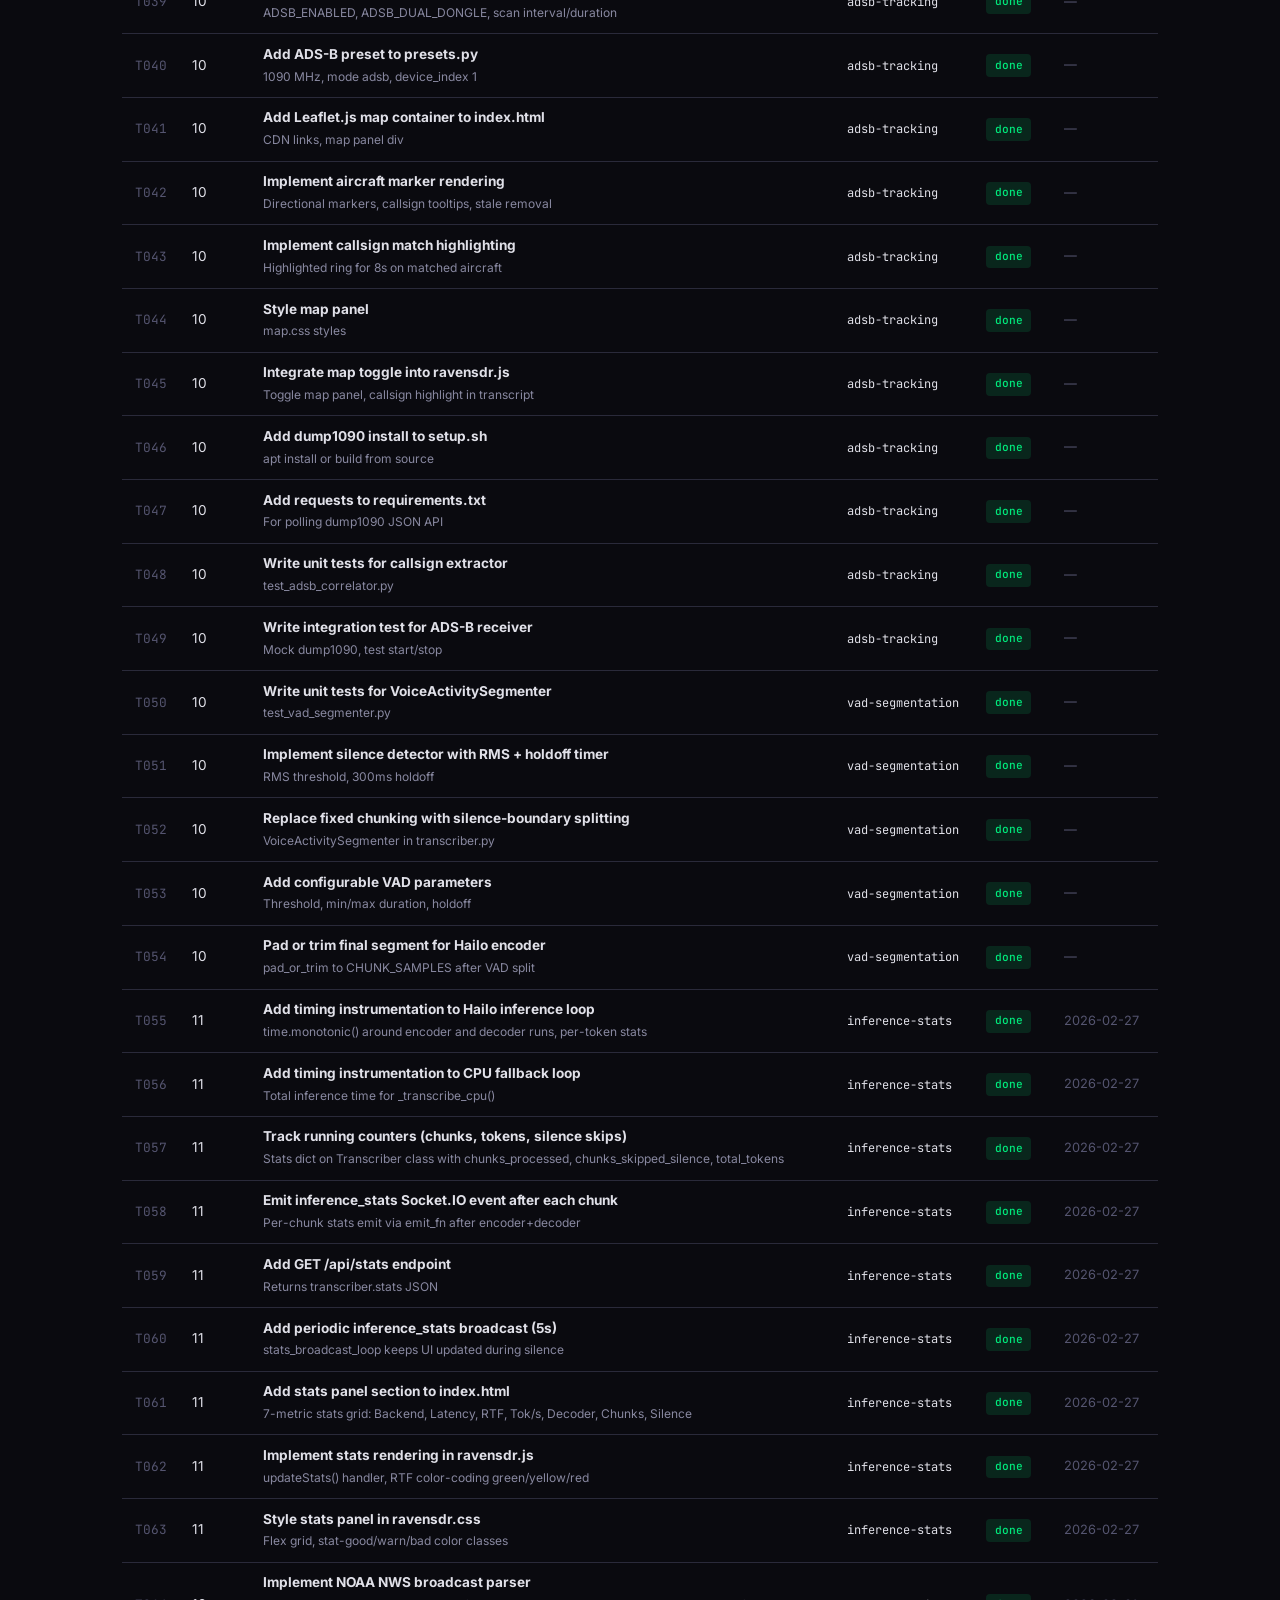
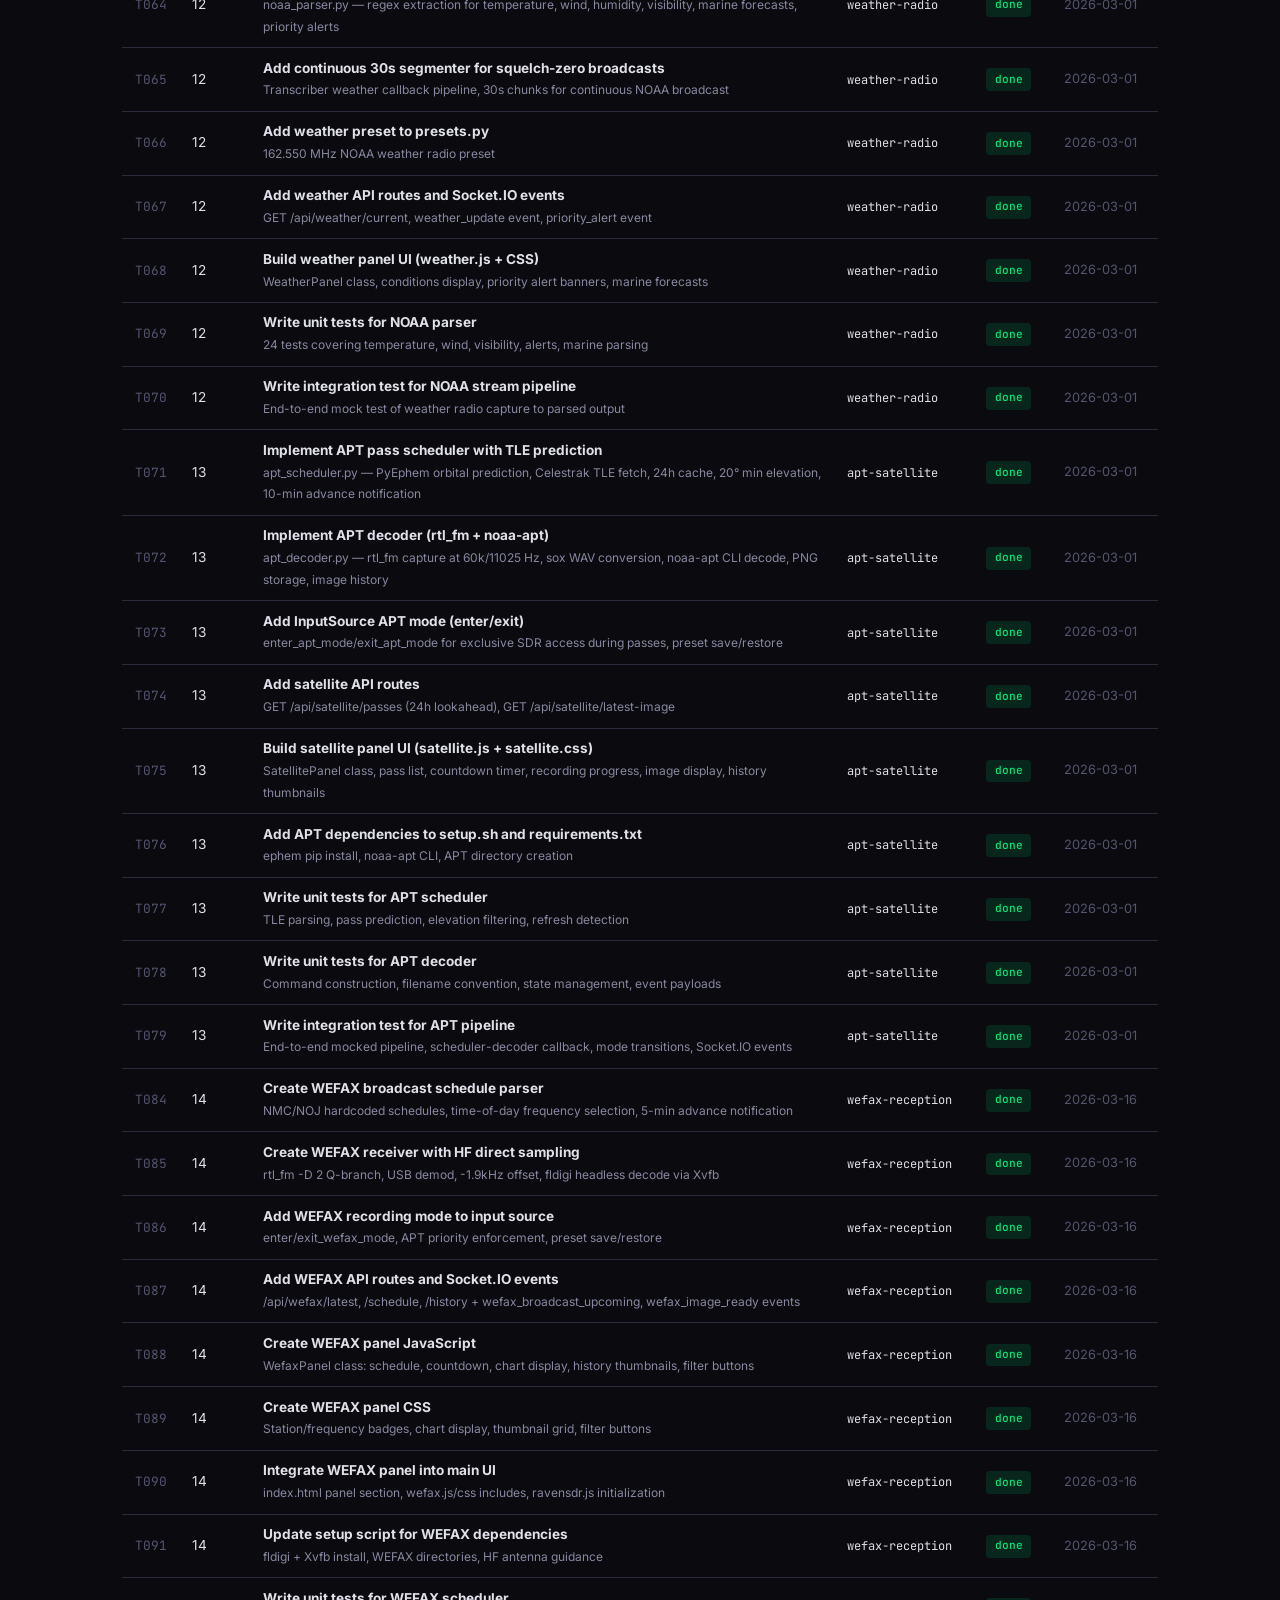
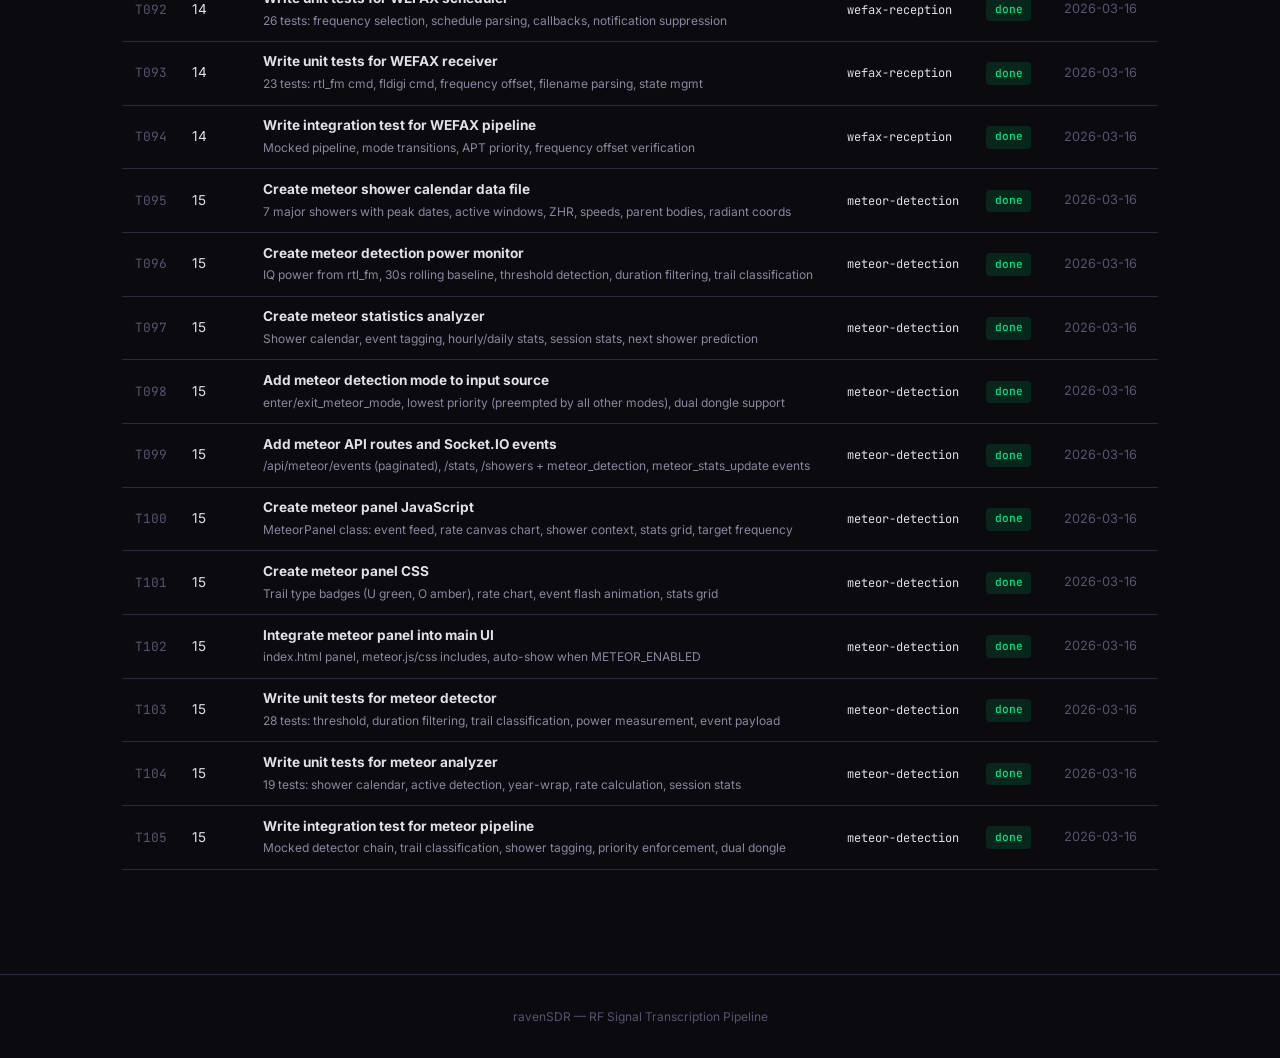
<file: dashboard/tasks.html>
<!DOCTYPE html>
<html lang="en">
<head>
    <meta charset="UTF-8">
    <meta name="viewport" content="width=device-width, initial-scale=1.0">
    <title>ravenSDR — Tasks</title>
    <link rel="preconnect" href="https://fonts.googleapis.com">
    <link href="https://fonts.googleapis.com/css2?family=Inter:wght@400;500;600;700&family=JetBrains+Mono:wght@400;500&display=swap" rel="stylesheet">
    <link rel="stylesheet" href="style.css">
</head>
<body>
    <nav class="nav">
        <div class="nav-brand">ravenSDR</div>
        <div class="nav-links">
            <a href="index.html">Overview</a>
            <a href="system.html">System</a>
            <a href="components.html">Components</a>
            <a href="features.html">Features</a>
            <a href="tasks.html" class="active">Tasks</a>
            <a href="changelog.html">Changelog</a>
            <a href="attributions.html">Attributions</a>
        </div>
    </nav>

    <main class="container">
        <header class="hero">
            <h1>Tasks</h1>
            <p class="hero-sub">Implementation task tracker</p>
        </header>

        <section class="section">
            <div class="stats" id="stats">
                <div class="stat-card">
                    <div class="stat-value" id="stat-total">--</div>
                    <div class="stat-label">Total</div>
                </div>
                <div class="stat-card">
                    <div class="stat-value" id="stat-done">--</div>
                    <div class="stat-label">Done</div>
                </div>
                <div class="stat-card">
                    <div class="stat-value" id="stat-planned">--</div>
                    <div class="stat-label">Planned</div>
                </div>
                <div class="stat-card">
                    <div class="stat-value" id="stat-progress">--</div>
                    <div class="stat-label">Progress</div>
                </div>
            </div>
        </section>

        <section class="section">
            <div class="filters" id="phase-filters"></div>
            <div class="filters" id="status-filters" style="margin-top:0.4rem"></div>
            <div class="table-wrap">
                <table id="tasks-table">
                    <thead>
                        <tr>
                            <th>ID</th>
                            <th>Phase</th>
                            <th>Task</th>
                            <th>Feature</th>
                            <th>Status</th>
                            <th>Completed</th>
                        </tr>
                    </thead>
                    <tbody></tbody>
                </table>
            </div>
        </section>
    </main>

    <footer class="footer">
        <p>ravenSDR &mdash; RF Signal Transcription Pipeline</p>
    </footer>

    <script>
        function badge(status) {
            const cls = status.replace(/\s+/g, '-').toLowerCase();
            return `<span class="badge badge-${cls}">${status}</span>`;
        }

        let allTasks = [];
        let phaseFilter = 'all';
        let statusFilter = 'all';

        function render() {
            const tbody = document.querySelector('#tasks-table tbody');
            tbody.innerHTML = '';
            let filtered = allTasks;
            if (phaseFilter !== 'all') filtered = filtered.filter(t => String(t.phase) === phaseFilter);
            if (statusFilter !== 'all') filtered = filtered.filter(t => t.status === statusFilter);

            filtered.forEach(t => {
                const tr = document.createElement('tr');
                tr.innerHTML = `
                    <td><span style="font-family:var(--font-mono);font-size:0.8rem;color:var(--text-muted)">${t.id}</span></td>
                    <td>${t.phase}</td>
                    <td><strong>${t.title}</strong>${t.notes ? `<br><span style="font-size:0.75rem;color:var(--text-secondary)">${t.notes}</span>` : ''}</td>
                    <td><span style="font-family:var(--font-mono);font-size:0.75rem">${t.feature}</span></td>
                    <td>${badge(t.status)}</td>
                    <td style="font-size:0.8rem;color:var(--text-muted)">${t.completed || '—'}</td>
                `;
                tbody.appendChild(tr);
            });
        }

        function setFilter(type, value, btn) {
            if (type === 'phase') phaseFilter = value;
            else statusFilter = value;

            const container = type === 'phase' ? 'phase-filters' : 'status-filters';
            document.querySelectorAll(`#${container} .filter-btn`).forEach(b => b.classList.remove('active'));
            btn.classList.add('active');
            render();
        }

        async function load() {
            try {
                const data = await fetch('../.state/tasks.json').then(r => r.json());
                allTasks = data.tasks;

                // Stats
                const done = allTasks.filter(t => t.status === 'done').length;
                document.getElementById('stat-total').textContent = allTasks.length;
                document.getElementById('stat-done').textContent = done;
                document.getElementById('stat-planned').textContent = allTasks.filter(t => t.status === 'planned').length;
                document.getElementById('stat-progress').textContent = Math.round((done / allTasks.length) * 100) + '%';

                // Phase filters
                const phases = ['all', ...new Set(allTasks.map(t => String(t.phase)))];
                const pf = document.getElementById('phase-filters');
                phases.forEach(p => {
                    const btn = document.createElement('button');
                    btn.className = `filter-btn${p === 'all' ? ' active' : ''}`;
                    btn.textContent = p === 'all' ? 'All Phases' : `Phase ${p}`;
                    btn.addEventListener('click', () => setFilter('phase', p, btn));
                    pf.appendChild(btn);
                });

                // Status filters
                const statuses = ['all', ...new Set(allTasks.map(t => t.status))];
                const sf = document.getElementById('status-filters');
                statuses.forEach(s => {
                    const btn = document.createElement('button');
                    btn.className = `filter-btn${s === 'all' ? ' active' : ''}`;
                    btn.textContent = s;
                    btn.addEventListener('click', () => setFilter('status', s, btn));
                    sf.appendChild(btn);
                });

                render();
            } catch (e) {
                console.error('Failed to load tasks:', e);
            }
        }
        load();
    </script>
</body>
</html>
</file>
<file: dashboard/style.css>
/* ravenSDR Dashboard — Shared Styles */

:root {
    --bg-primary: #0a0a0f;
    --bg-secondary: #12121a;
    --bg-card: #16161f;
    --bg-hover: #1c1c28;
    --border: #2a2a3a;
    --text-primary: #e0e0e8;
    --text-secondary: #8888a0;
    --text-muted: #555570;
    --accent-green: #00e87b;
    --accent-blue: #3b9eff;
    --accent-orange: #ff9933;
    --accent-red: #ff4466;
    --accent-purple: #a855f7;
    --accent-cyan: #22d3ee;
    --font-sans: 'Inter', -apple-system, sans-serif;
    --font-mono: 'JetBrains Mono', 'Fira Code', monospace;
}

* { box-sizing: border-box; margin: 0; padding: 0; }

body {
    font-family: var(--font-sans);
    background: var(--bg-primary);
    color: var(--text-primary);
    line-height: 1.6;
    min-height: 100vh;
}

/* Navigation */
.nav {
    display: flex;
    align-items: center;
    justify-content: space-between;
    padding: 1rem 2rem;
    background: var(--bg-secondary);
    border-bottom: 1px solid var(--border);
    position: sticky;
    top: 0;
    z-index: 100;
}

.nav-brand {
    font-family: var(--font-mono);
    font-weight: 700;
    font-size: 1.1rem;
    color: var(--accent-green);
    letter-spacing: 0.05em;
}

.nav-links {
    display: flex;
    gap: 0.25rem;
}

.nav-links a {
    color: var(--text-secondary);
    text-decoration: none;
    padding: 0.4rem 0.8rem;
    border-radius: 6px;
    font-size: 0.85rem;
    font-weight: 500;
    transition: all 0.15s;
}

.nav-links a:hover {
    color: var(--text-primary);
    background: var(--bg-hover);
}

.nav-links a.active {
    color: var(--accent-green);
    background: rgba(0, 232, 123, 0.08);
}

/* Layout */
.container {
    max-width: 1100px;
    margin: 0 auto;
    padding: 2rem;
}

/* Hero */
.hero {
    text-align: center;
    padding: 2.5rem 0 2rem;
}

.hero h1 {
    font-family: var(--font-mono);
    font-size: 2.2rem;
    font-weight: 700;
    color: var(--accent-green);
    letter-spacing: 0.02em;
}

.hero-sub {
    font-size: 1.1rem;
    color: var(--text-secondary);
    margin-top: 0.4rem;
}

.hero-desc {
    font-family: var(--font-mono);
    font-size: 0.85rem;
    color: var(--text-muted);
    margin-top: 0.3rem;
}

/* Stats */
.stats {
    display: grid;
    grid-template-columns: repeat(4, 1fr);
    gap: 1rem;
    margin-bottom: 2.5rem;
}

.stat-card {
    background: var(--bg-card);
    border: 1px solid var(--border);
    border-radius: 10px;
    padding: 1.2rem;
    text-align: center;
}

.stat-value {
    font-family: var(--font-mono);
    font-size: 1.6rem;
    font-weight: 700;
    color: var(--accent-green);
}

.stat-label {
    font-size: 0.75rem;
    color: var(--text-secondary);
    text-transform: uppercase;
    letter-spacing: 0.08em;
    margin-top: 0.3rem;
}

/* Sections */
.section {
    margin-bottom: 2.5rem;
}

.section h2 {
    font-size: 1.1rem;
    font-weight: 600;
    color: var(--text-primary);
    margin-bottom: 1rem;
    padding-bottom: 0.5rem;
    border-bottom: 1px solid var(--border);
}

/* Tables */
.table-wrap {
    overflow-x: auto;
}

table {
    width: 100%;
    border-collapse: collapse;
    font-size: 0.85rem;
}

th {
    text-align: left;
    padding: 0.6rem 0.8rem;
    background: var(--bg-card);
    color: var(--text-secondary);
    font-weight: 600;
    font-size: 0.75rem;
    text-transform: uppercase;
    letter-spacing: 0.06em;
    border-bottom: 1px solid var(--border);
}

td {
    padding: 0.6rem 0.8rem;
    border-bottom: 1px solid var(--border);
    color: var(--text-primary);
}

tr:hover td {
    background: var(--bg-hover);
}

/* Cards */
.card-grid {
    display: grid;
    grid-template-columns: repeat(auto-fill, minmax(320px, 1fr));
    gap: 1rem;
}

.card {
    background: var(--bg-card);
    border: 1px solid var(--border);
    border-radius: 10px;
    padding: 1rem 1.2rem;
    transition: border-color 0.15s;
}

.card:hover {
    border-color: var(--accent-green);
}

.card-header {
    display: flex;
    align-items: center;
    justify-content: space-between;
    margin-bottom: 0.5rem;
}

.card-title {
    font-weight: 600;
    font-size: 0.9rem;
}

.card-desc {
    font-size: 0.8rem;
    color: var(--text-secondary);
    line-height: 1.5;
    margin-bottom: 0.6rem;
}

.card-tech {
    display: flex;
    flex-wrap: wrap;
    gap: 0.3rem;
}

.tech-tag {
    font-family: var(--font-mono);
    font-size: 0.65rem;
    padding: 0.15rem 0.5rem;
    background: rgba(59, 158, 255, 0.1);
    color: var(--accent-blue);
    border-radius: 4px;
}

/* Badges */
.badge {
    display: inline-block;
    font-family: var(--font-mono);
    font-size: 0.7rem;
    font-weight: 500;
    padding: 0.15rem 0.55rem;
    border-radius: 4px;
    text-transform: lowercase;
}

.badge-done {
    background: rgba(0, 232, 123, 0.12);
    color: var(--accent-green);
}

.badge-in-progress, .badge-running {
    background: rgba(59, 158, 255, 0.12);
    color: var(--accent-blue);
}

.badge-planned {
    background: rgba(255, 153, 51, 0.12);
    color: var(--accent-orange);
}

.badge-partial {
    background: rgba(168, 85, 247, 0.12);
    color: var(--accent-purple);
}

.badge-added {
    background: rgba(0, 232, 123, 0.12);
    color: var(--accent-green);
}

.badge-changed {
    background: rgba(59, 158, 255, 0.12);
    color: var(--accent-blue);
}

.badge-fixed {
    background: rgba(255, 153, 51, 0.12);
    color: var(--accent-orange);
}

.badge-removed {
    background: rgba(255, 68, 102, 0.12);
    color: var(--accent-red);
}

/* Changelog */
.changelog-item {
    display: flex;
    align-items: flex-start;
    gap: 0.7rem;
    padding: 0.5rem 0;
    border-bottom: 1px solid var(--border);
    font-size: 0.85rem;
}

.changelog-item:last-child {
    border-bottom: none;
}

/* Filters */
.filters {
    display: flex;
    flex-wrap: wrap;
    gap: 0.4rem;
    margin-bottom: 1.2rem;
}

.filter-btn {
    font-family: var(--font-sans);
    font-size: 0.75rem;
    font-weight: 500;
    padding: 0.35rem 0.75rem;
    border-radius: 6px;
    border: 1px solid var(--border);
    background: var(--bg-card);
    color: var(--text-secondary);
    cursor: pointer;
    transition: all 0.15s;
}

.filter-btn:hover {
    border-color: var(--accent-green);
    color: var(--text-primary);
}

.filter-btn.active {
    background: rgba(0, 232, 123, 0.1);
    border-color: var(--accent-green);
    color: var(--accent-green);
}

/* Footer */
.footer {
    text-align: center;
    padding: 2rem;
    color: var(--text-muted);
    font-size: 0.75rem;
    border-top: 1px solid var(--border);
    margin-top: 2rem;
}

/* Signal Flow Diagram */
.signal-flow {
    background: var(--bg-card);
    border: 1px solid var(--border);
    border-radius: 10px;
    padding: 1.5rem;
    font-family: var(--font-mono);
    font-size: 0.8rem;
    line-height: 1.8;
    overflow-x: auto;
    white-space: pre;
    color: var(--text-secondary);
    margin-bottom: 1.5rem;
}

.signal-flow .highlight {
    color: var(--accent-green);
}

/* Architecture info */
.arch-grid {
    display: grid;
    grid-template-columns: repeat(auto-fill, minmax(280px, 1fr));
    gap: 1rem;
}

.arch-card {
    background: var(--bg-card);
    border: 1px solid var(--border);
    border-radius: 10px;
    padding: 1rem 1.2rem;
}

.arch-card h3 {
    font-size: 0.85rem;
    font-weight: 600;
    color: var(--accent-cyan);
    margin-bottom: 0.4rem;
}

.arch-card p {
    font-size: 0.8rem;
    color: var(--text-secondary);
}

/* Responsive */
@media (max-width: 768px) {
    .nav {
        flex-direction: column;
        gap: 0.8rem;
    }
    .nav-links {
        flex-wrap: wrap;
        justify-content: center;
    }
    .stats {
        grid-template-columns: repeat(2, 1fr);
    }
    .card-grid {
        grid-template-columns: 1fr;
    }
    .container {
        padding: 1rem;
    }
}
</file>
